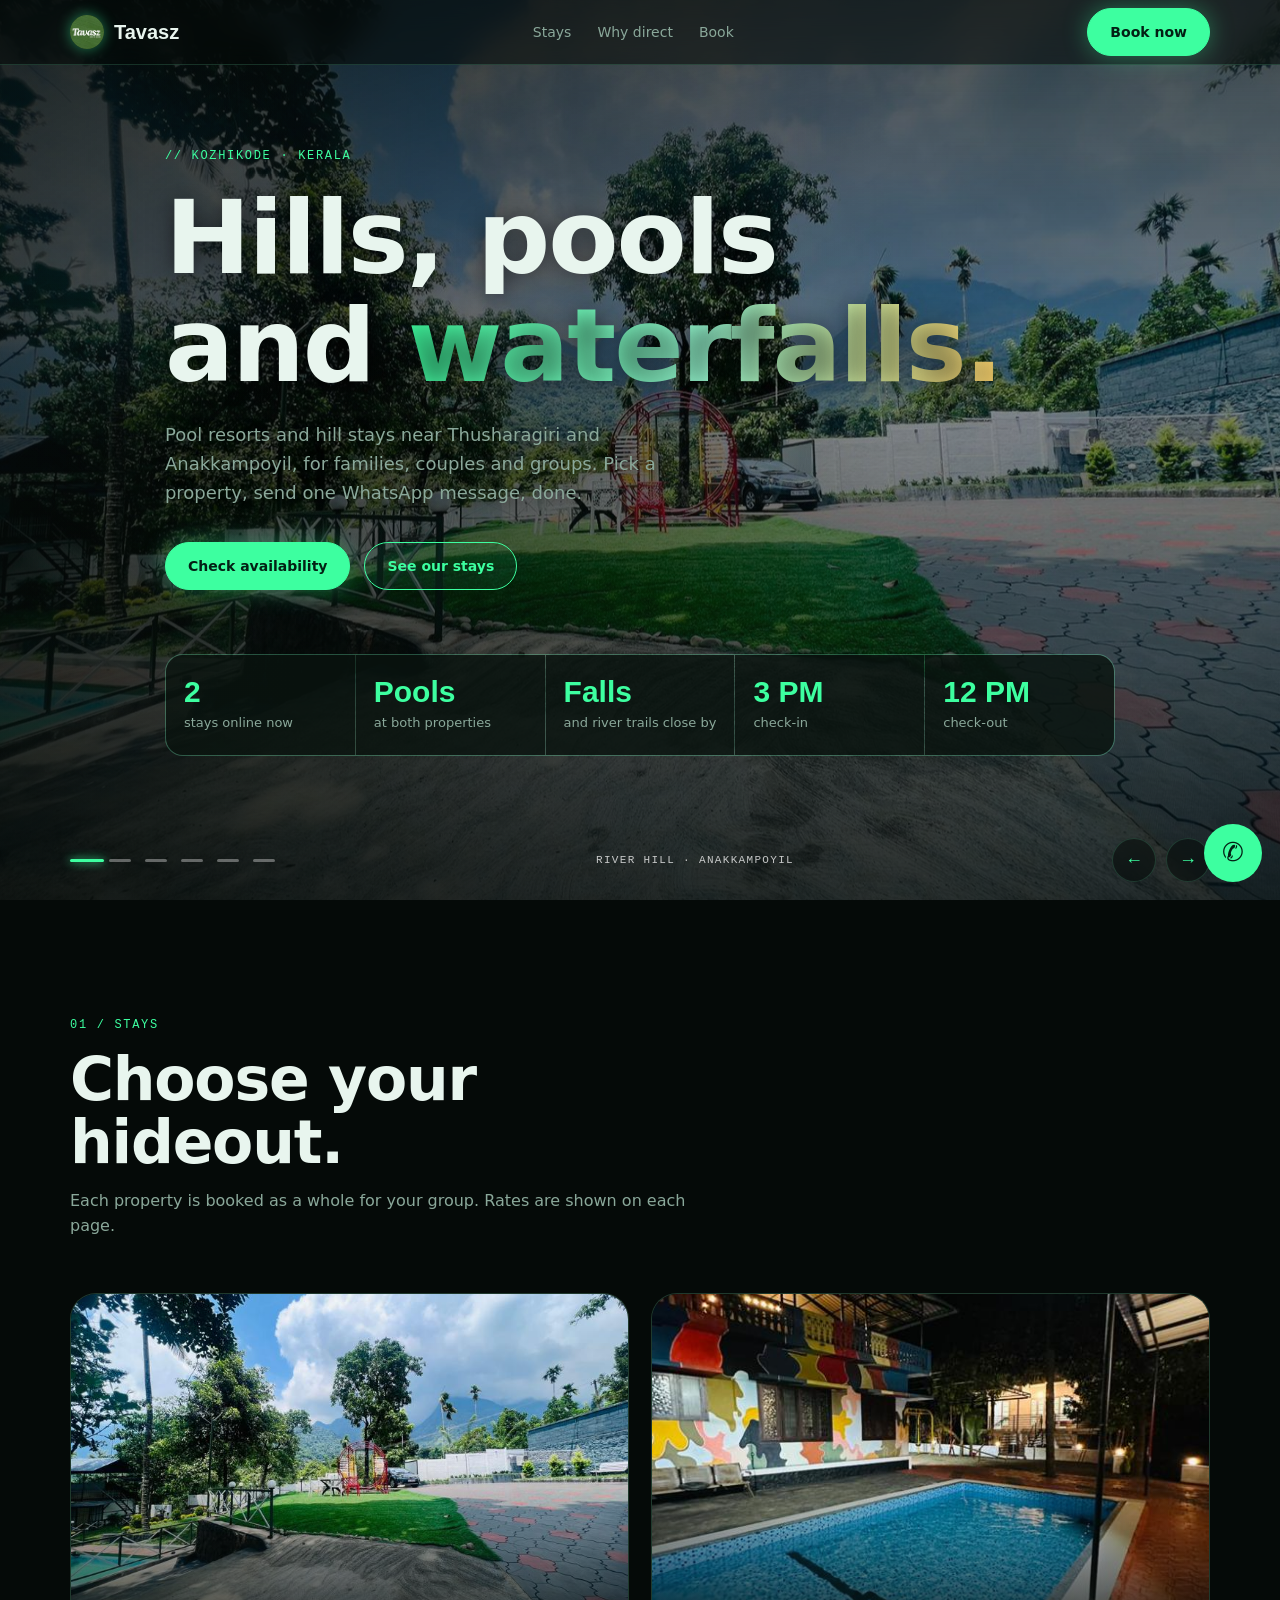
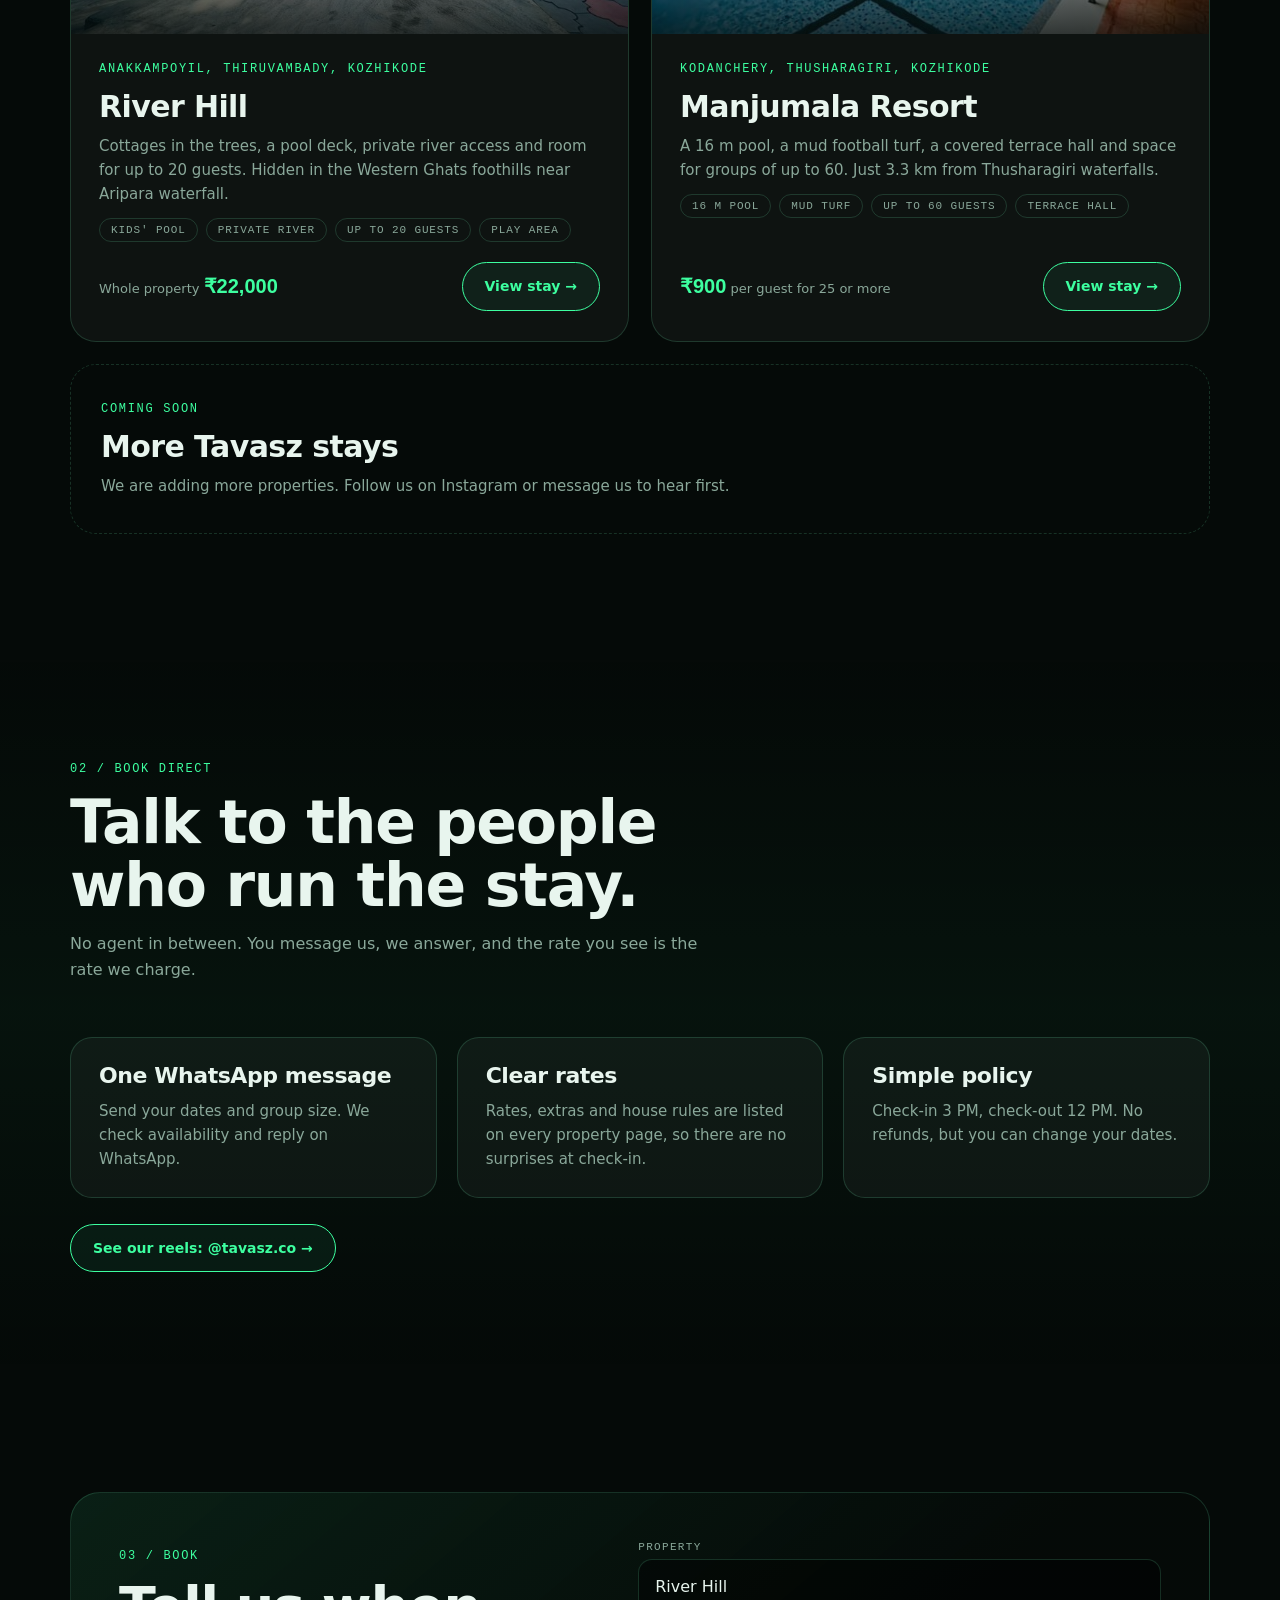
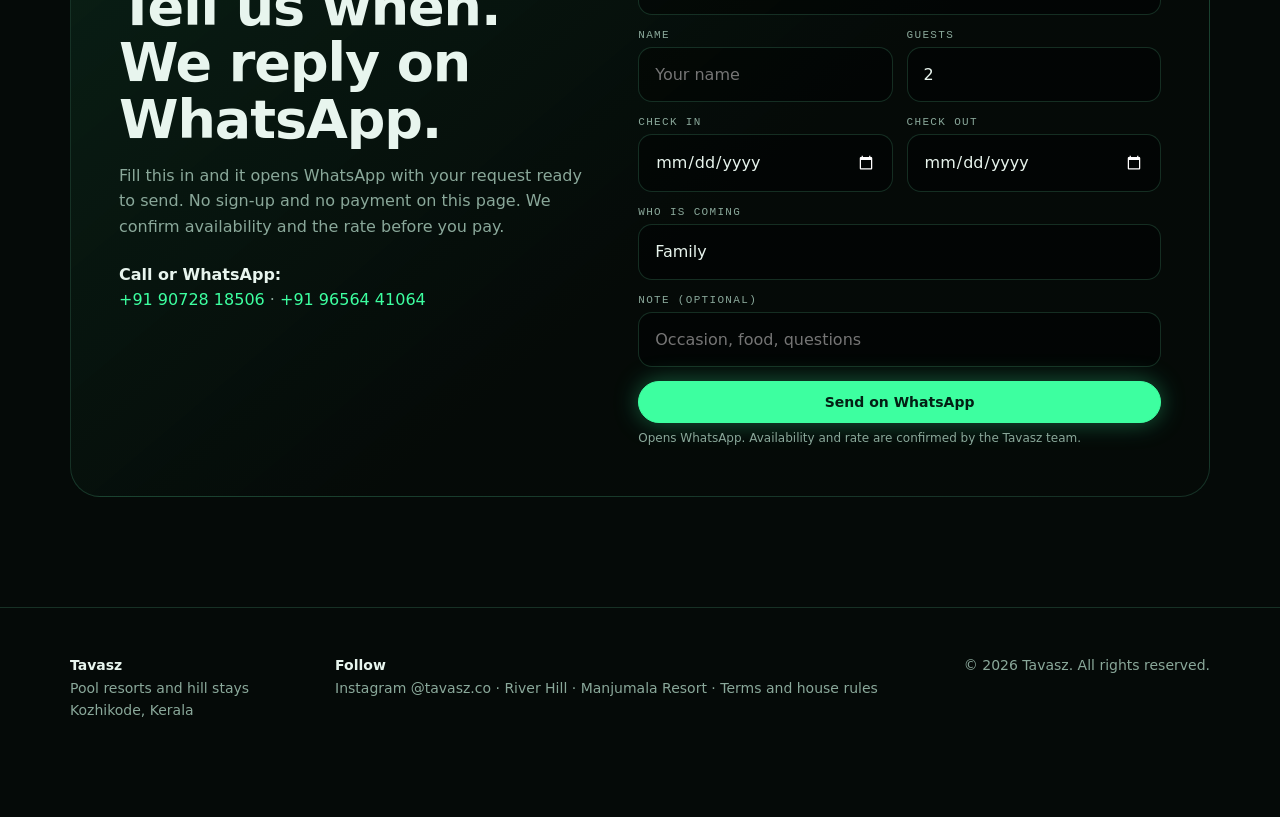
<file: index.html>
<!doctype html>
<html lang="en">
<head>
<meta charset="utf-8">
<meta name="viewport" content="width=device-width,initial-scale=1">
<title>Tavasz | Resort stays near Thusharagiri, Kozhikode</title>
<meta name="description" content="Tavasz runs pool resorts and hill stays near Thusharagiri and Anakkampoyil in Kozhikode, Kerala. River Hill and Manjumala Resort. Book direct on WhatsApp.">
<meta name="theme-color" content="#050a08">
<link rel="icon" href="assets/logo.jpg">
<link rel="apple-touch-icon" href="assets/logo.jpg">
<meta property="og:title" content="Tavasz | Resort stays near Thusharagiri, Kozhikode">
<meta property="og:description" content="Tavasz runs pool resorts and hill stays near Thusharagiri and Anakkampoyil in Kozhikode, Kerala. River Hill and Manjumala Resort. Book direct on WhatsApp.">
<meta property="og:type" content="website">
<link rel="canonical" href="https://sadutdy.github.io/tavasz-website/">
<meta property="og:url" content="https://sadutdy.github.io/tavasz-website/">
<meta property="og:image" content="https://sadutdy.github.io/tavasz-website/img/river-hill/02.jpg">
<meta name="twitter:image" content="https://sadutdy.github.io/tavasz-website/img/river-hill/02.jpg">
<meta property="og:site_name" content="Tavasz">
<meta name="twitter:card" content="summary_large_image">

<link rel="stylesheet" href="assets/site.css">
<link rel="stylesheet" href="assets/extra.css">
<script type="application/ld+json">{"@context": "https://schema.org", "@type": "Organization", "name": "Tavasz", "description": "Tavasz runs pool resorts and hill stays near Thusharagiri and Anakkampoyil in Kozhikode, Kerala. River Hill and Manjumala Resort. Book direct on WhatsApp.", "url": "https://sadutdy.github.io/tavasz-website/", "logo": "https://sadutdy.github.io/tavasz-website/assets/logo.jpg", "telephone": "+919072818506", "sameAs": ["https://www.instagram.com/tavasz.co/"]}</script>
</head>
<body>
<nav>
  <div class="wrap">
    <a class="logo" href="#top"><img src="assets/logo.jpg" alt="" width="34" height="34">Tavasz</a>
    <div class="links"><a href="#stays">Stays</a><a href="#direct">Why direct</a><a href="#book">Book</a></div>
    <a class="btn solid" href="#book">Book now</a>
  </div>
</nav>
<header class="hero home" id="top">
  <div class="hc" id="hc" data-caps="[&quot;River Hill \u00b7 Anakkampoyil&quot;, &quot;Manjumala Resort \u00b7 Thusharagiri&quot;, &quot;River Hill \u00b7 Anakkampoyil&quot;, &quot;Manjumala Resort \u00b7 Thusharagiri&quot;, &quot;River Hill \u00b7 Anakkampoyil&quot;, &quot;Manjumala Resort \u00b7 Thusharagiri&quot;]" aria-roledescription="carousel" aria-label="Photos">
    <div class="s on"><img src="img/river-hill/02.jpg" alt="Lawn and play area at River Hill" fetchpriority="high" decoding="async" width="1600" height="1200"></div>
    <div class="s"><img data-src="img/manjumala/01.jpg" alt="Swimming pool at Manjumala Resort" decoding="async" width="960" height="1280"></div>
    <div class="s"><img data-src="img/river-hill/07.jpg" alt="Cottage with deer garden at River Hill" decoding="async" width="1065" height="1065"></div>
    <div class="s"><img data-src="img/manjumala/03.jpg" alt="Manjumala Resort pool from above" decoding="async" width="960" height="1280"></div>
    <div class="s"><img data-src="img/river-hill/04.jpg" alt="Viewing deck at River Hill" decoding="async" width="1600" height="1066"></div>
    <div class="s"><img data-src="img/manjumala/02.jpg" alt="Manjumala Resort pool in daylight" decoding="async" width="960" height="1280"></div>
  </div>
  <div class="hc-ui">
    <div class="dots" id="hcDots"></div>
    <span class="hc-cap" id="hcCap"></span>
    <div class="hc-nav"><button id="hcPrev" aria-label="Previous photo">←</button><button id="hcNext" aria-label="Next photo">→</button></div>
  </div>
  <div class="wrap">
    <span class="mono">// Kozhikode · Kerala</span>
    <h1>Hills, pools<br>and <em>waterfalls.</em></h1>
    <p class="lead">Pool resorts and hill stays near Thusharagiri and Anakkampoyil, for families, couples and groups. Pick a property, send one WhatsApp message, done.</p>
    <div class="cta"><a class="btn solid" href="#book">Check availability</a><a class="btn" href="#stays">See our stays</a></div>
    <div class="hud five"><div><b data-n="2">0</b><span>stays online now</span></div><div><b>Pools</b><span>at both properties</span></div><div><b>Falls</b><span>and river trails close by</span></div><div><b>3 PM</b><span>check-in</span></div><div><b>12 PM</b><span>check-out</span></div></div>
  </div>
</header>
<section id="stays">
  <div class="wrap">
    <div class="sec-h rv"><span class="mono">01 / Stays</span><h2>Choose your hideout.</h2><p>Each property is booked as a whole for your group. Rates are shown on each page.</p></div>
    <div class="pgrid"><a class="pcard rv" href="river-hill/"><div class="pimg"><img src="img/river-hill/th/02.jpg" alt="River Hill" loading="lazy" width="760" height="570"></div><div class="pbody"><span class="mono">Anakkampoyil, Thiruvambady, Kozhikode</span><h3>River Hill</h3><p>Cottages in the trees, a pool deck, private river access and room for up to 20 guests. Hidden in the Western Ghats foothills near Aripara waterfall.</p><div class="tags"><span>Kids&#x27; pool</span><span>Private river</span><span>Up to 20 guests</span><span>Play area</span></div><div class="go"><span class="from">Whole property <b>₹22,000</b></span><span class="btn">View stay →</span></div></div></a><a class="pcard rv" href="manjumala-resort/"><div class="pimg"><img src="img/manjumala/th/01.jpg" alt="Manjumala Resort" loading="lazy" width="570" height="760"></div><div class="pbody"><span class="mono">Kodanchery, Thusharagiri, Kozhikode</span><h3>Manjumala Resort</h3><p>A 16 m pool, a mud football turf, a covered terrace hall and space for groups of up to 60. Just 3.3 km from Thusharagiri waterfalls.</p><div class="tags"><span>16 m pool</span><span>Mud turf</span><span>Up to 60 guests</span><span>Terrace hall</span></div><div class="go"><span class="from"><b>₹900</b> per guest for 25 or more</span><span class="btn">View stay →</span></div></div></a>
      <div class="pcard soon rv" style="grid-column:1/-1;min-height:170px"><span class="mono">Coming soon</span><h3>More Tavasz stays</h3><p>We are adding more properties. Follow us on Instagram or message us to hear first.</p></div>
    </div>
  </div>
</section>
<section id="direct" style="background:linear-gradient(180deg,transparent,rgba(61,255,160,.04),transparent)">
  <div class="wrap">
    <div class="sec-h rv"><span class="mono">02 / Book direct</span><h2>Talk to the people who run the stay.</h2><p>No agent in between. You message us, we answer, and the rate you see is the rate we charge.</p></div>
    <div class="three">
      <div class="box rv"><h3>One WhatsApp message</h3><p>Send your dates and group size. We check availability and reply on WhatsApp.</p></div>
      <div class="box rv"><h3>Clear rates</h3><p>Rates, extras and house rules are listed on every property page, so there are no surprises at check-in.</p></div>
      <div class="box rv"><h3>Simple policy</h3><p>Check-in 3 PM, check-out 12 PM. No refunds, but you can change your dates.</p></div>
    </div>
    <p style="margin-top:26px"><a class="btn" href="https://www.instagram.com/tavasz.co/" target="_blank" rel="noopener">See our reels: @tavasz.co →</a></p>
  </div>
</section>
<section id="book">
  <div class="wrap">
    <div class="book rv">
      <div>
        <span class="mono">03 / Book</span>
        <h2>Tell us when. We reply on WhatsApp.</h2>
        <p>Fill this in and it opens WhatsApp with your request ready to send. No sign-up and no payment on this page. We confirm availability and the rate before you pay.</p>
        <p style="margin-top:22px"><b style="color:var(--txt)">Call or WhatsApp:</b><br><a href="tel:+919072818506" style="color:var(--g)">+91 90728 18506</a> · <a href="tel:+919656441064" style="color:var(--g)">+91 96564 41064</a></p>
      </div>
      <form id="bf">
        <div class="full"><label for="prop">Property</label><select id="prop"><option value="River Hill">River Hill</option><option value="Manjumala Resort">Manjumala Resort</option></select></div>
        <div><label for="n">Name</label><input id="n" required placeholder="Your name" autocomplete="name"></div>
        <div><label for="g">Guests</label><input id="g" type="number" min="1" value="2" inputmode="numeric"></div>
        <div><label for="d1">Check in</label><input id="d1" type="date" required></div>
        <div><label for="d2">Check out</label><input id="d2" type="date" required></div>
        <div class="full"><label for="t">Who is coming</label><select id="t"><option>Family</option><option>Couple</option><option>Friends</option><option>Mixed group</option></select></div>
        <div class="full"><label for="note">Note (optional)</label><input id="note" placeholder="Occasion, food, questions"></div>
        <div class="full"><button class="btn solid" style="width:100%;justify-content:center" type="submit">Send on WhatsApp</button><p class="note">Opens WhatsApp. Availability and rate are confirmed by the Tavasz team.</p></div>
      </form>
    </div>
  </div>
</section>
<footer>
  <div class="wrap">
    <div><b>Tavasz</b><br>Pool resorts and hill stays<br>Kozhikode, Kerala</div>
    <div><b>Follow</b><br><a href="https://www.instagram.com/tavasz.co/" target="_blank" rel="noopener">Instagram @tavasz.co</a> · <a href="river-hill/">River Hill</a> · <a href="manjumala-resort/">Manjumala Resort</a> · <a href="terms/">Terms and house rules</a></div>
    <div>© <span data-yr></span> Tavasz. All rights reserved.</div>
  </div>
</footer>
<a class="fab" href="https://wa.me/919072818506?text=Hi%20Tavasz%2C%20I%27d%20like%20to%20book%20a%20stay." target="_blank" rel="noopener" aria-label="Chat on WhatsApp">✆</a>
<script>window.TAVASZ={wa:"919072818506",prop:"Tavasz"};</script>
<script src="assets/site.js"></script>
</body>
</html>
</file>
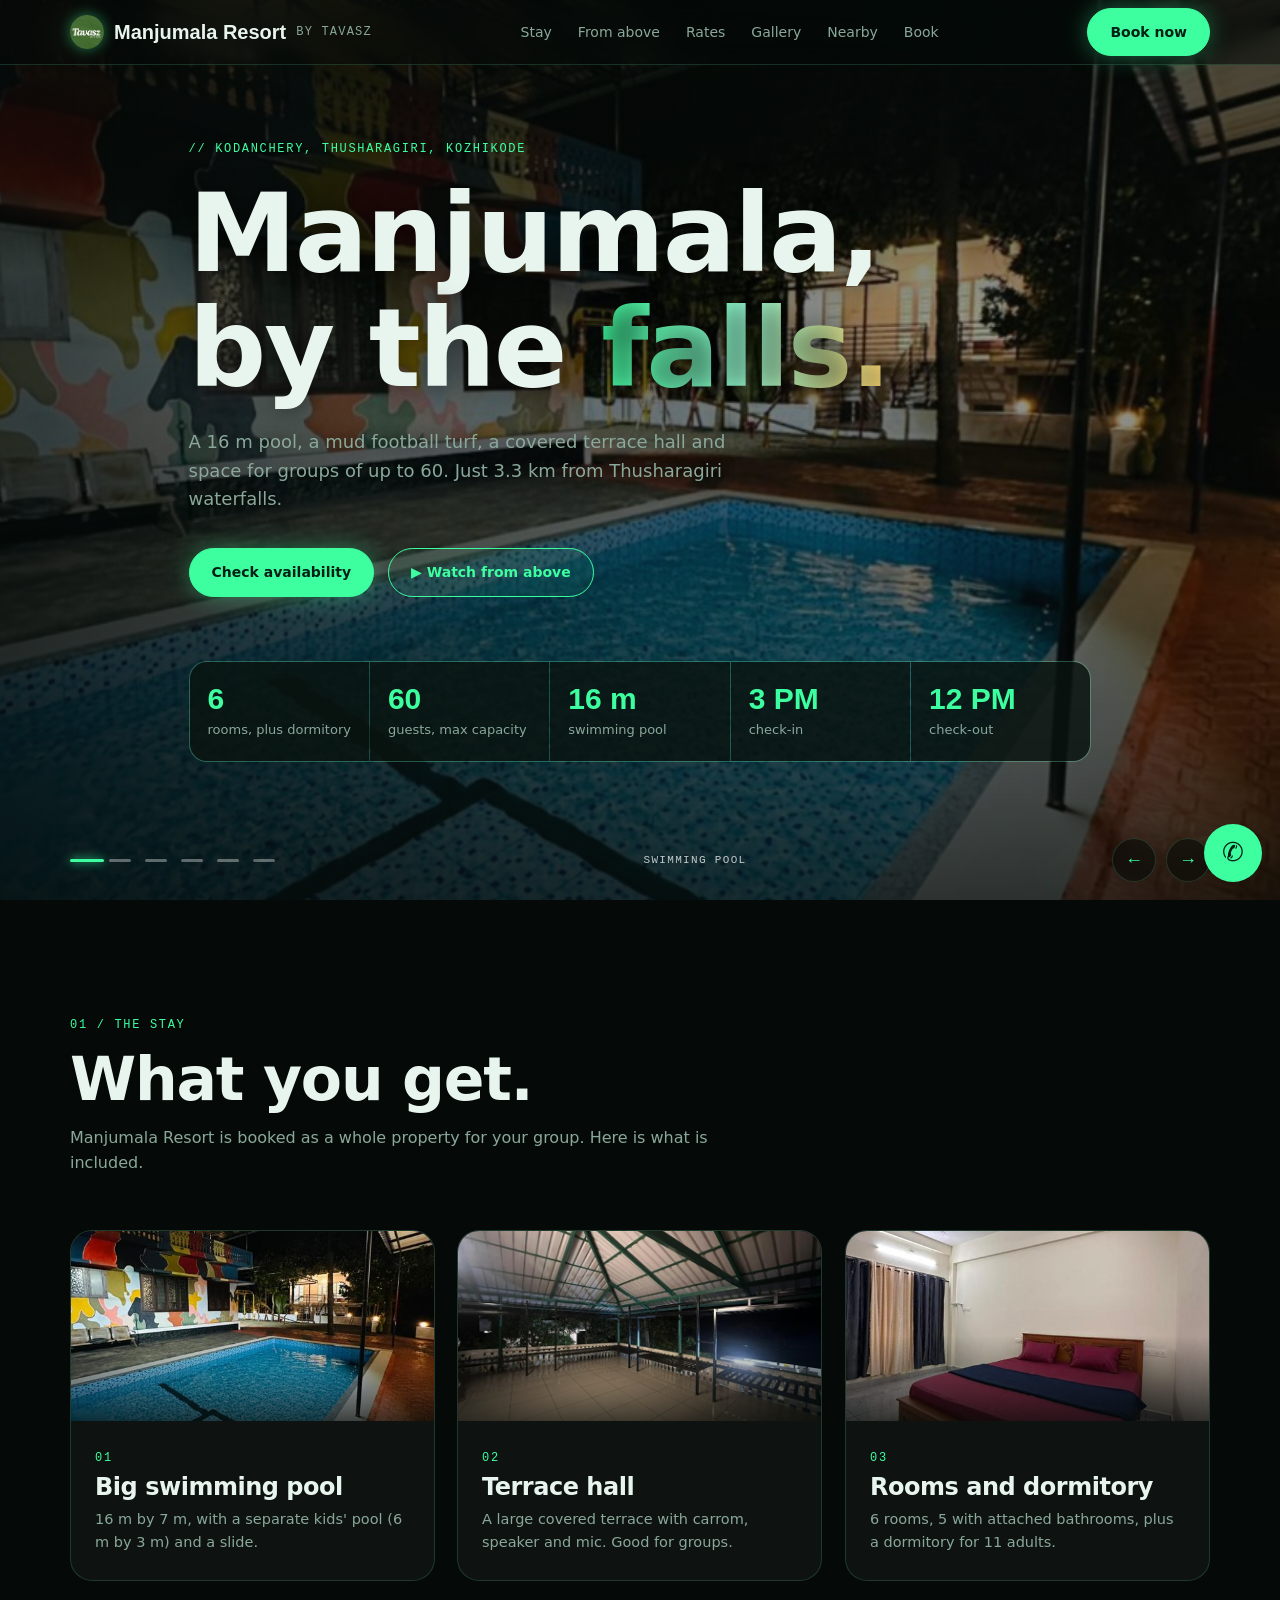
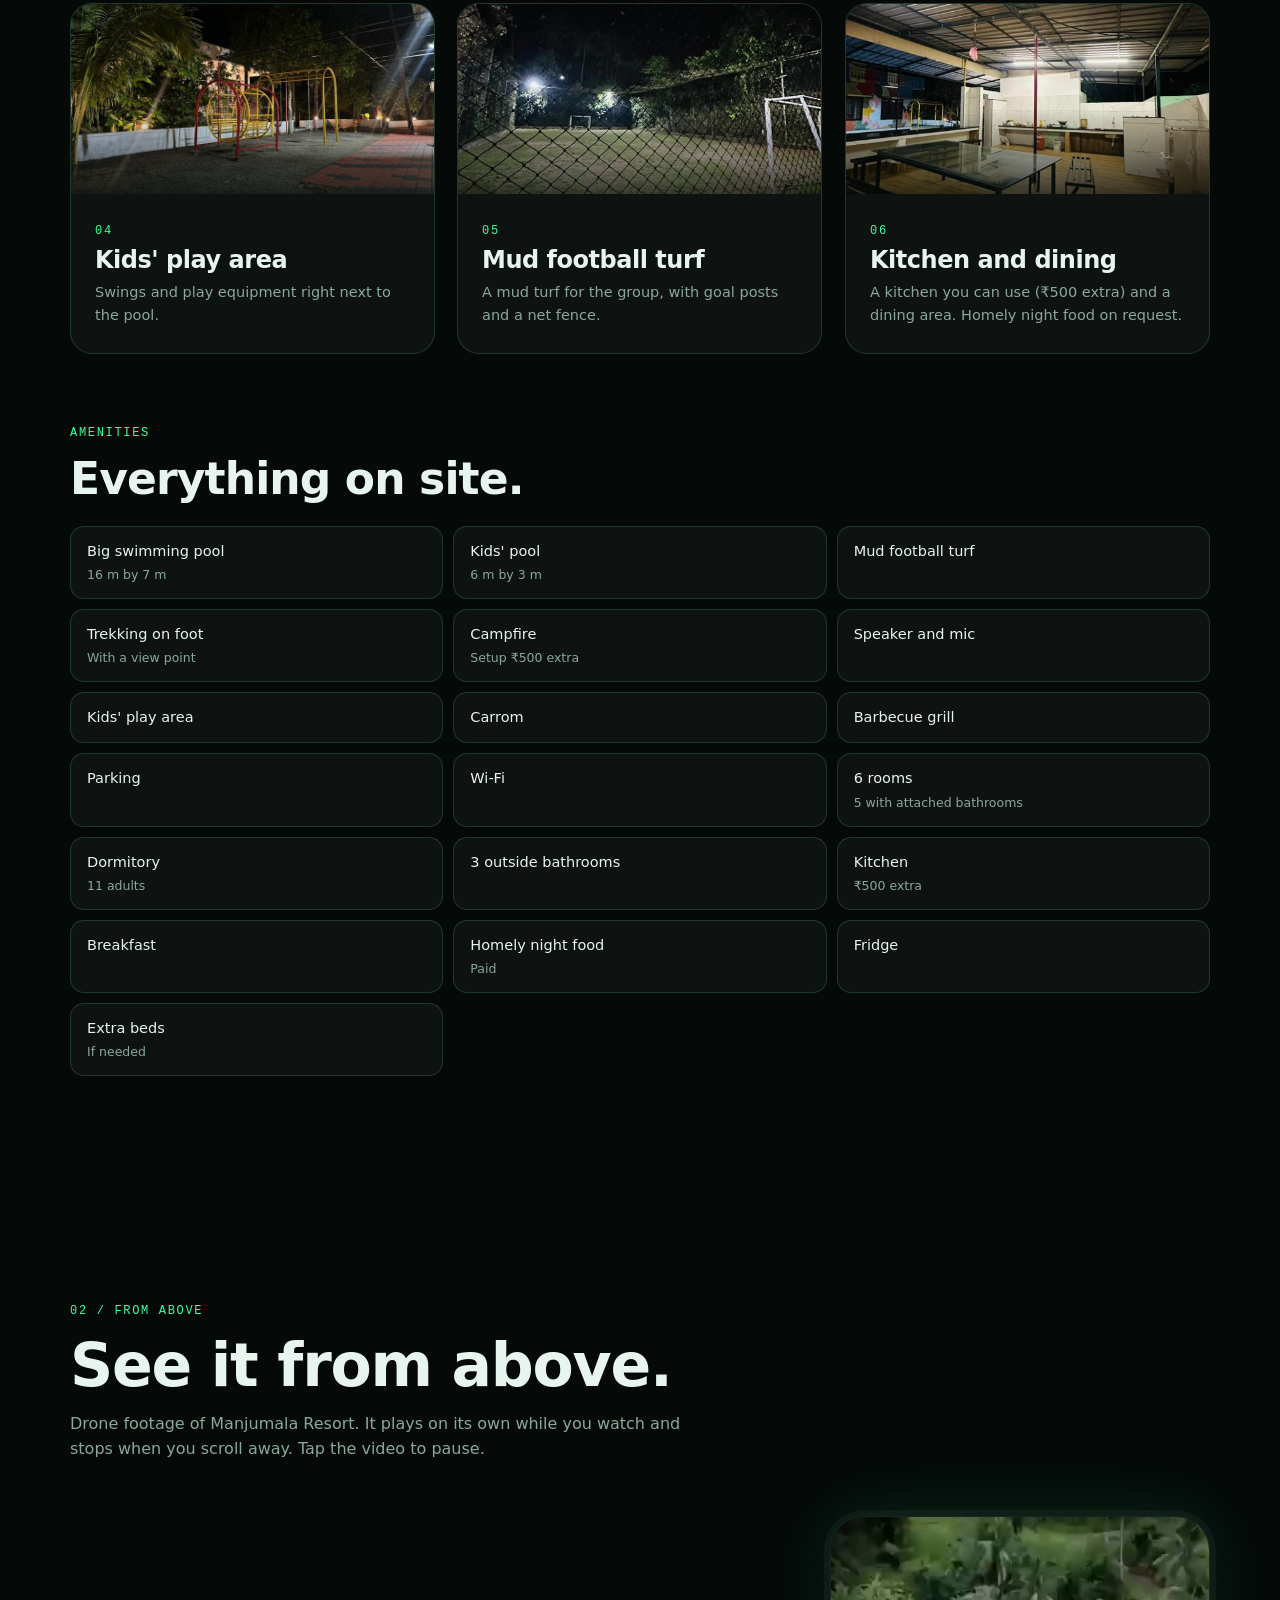
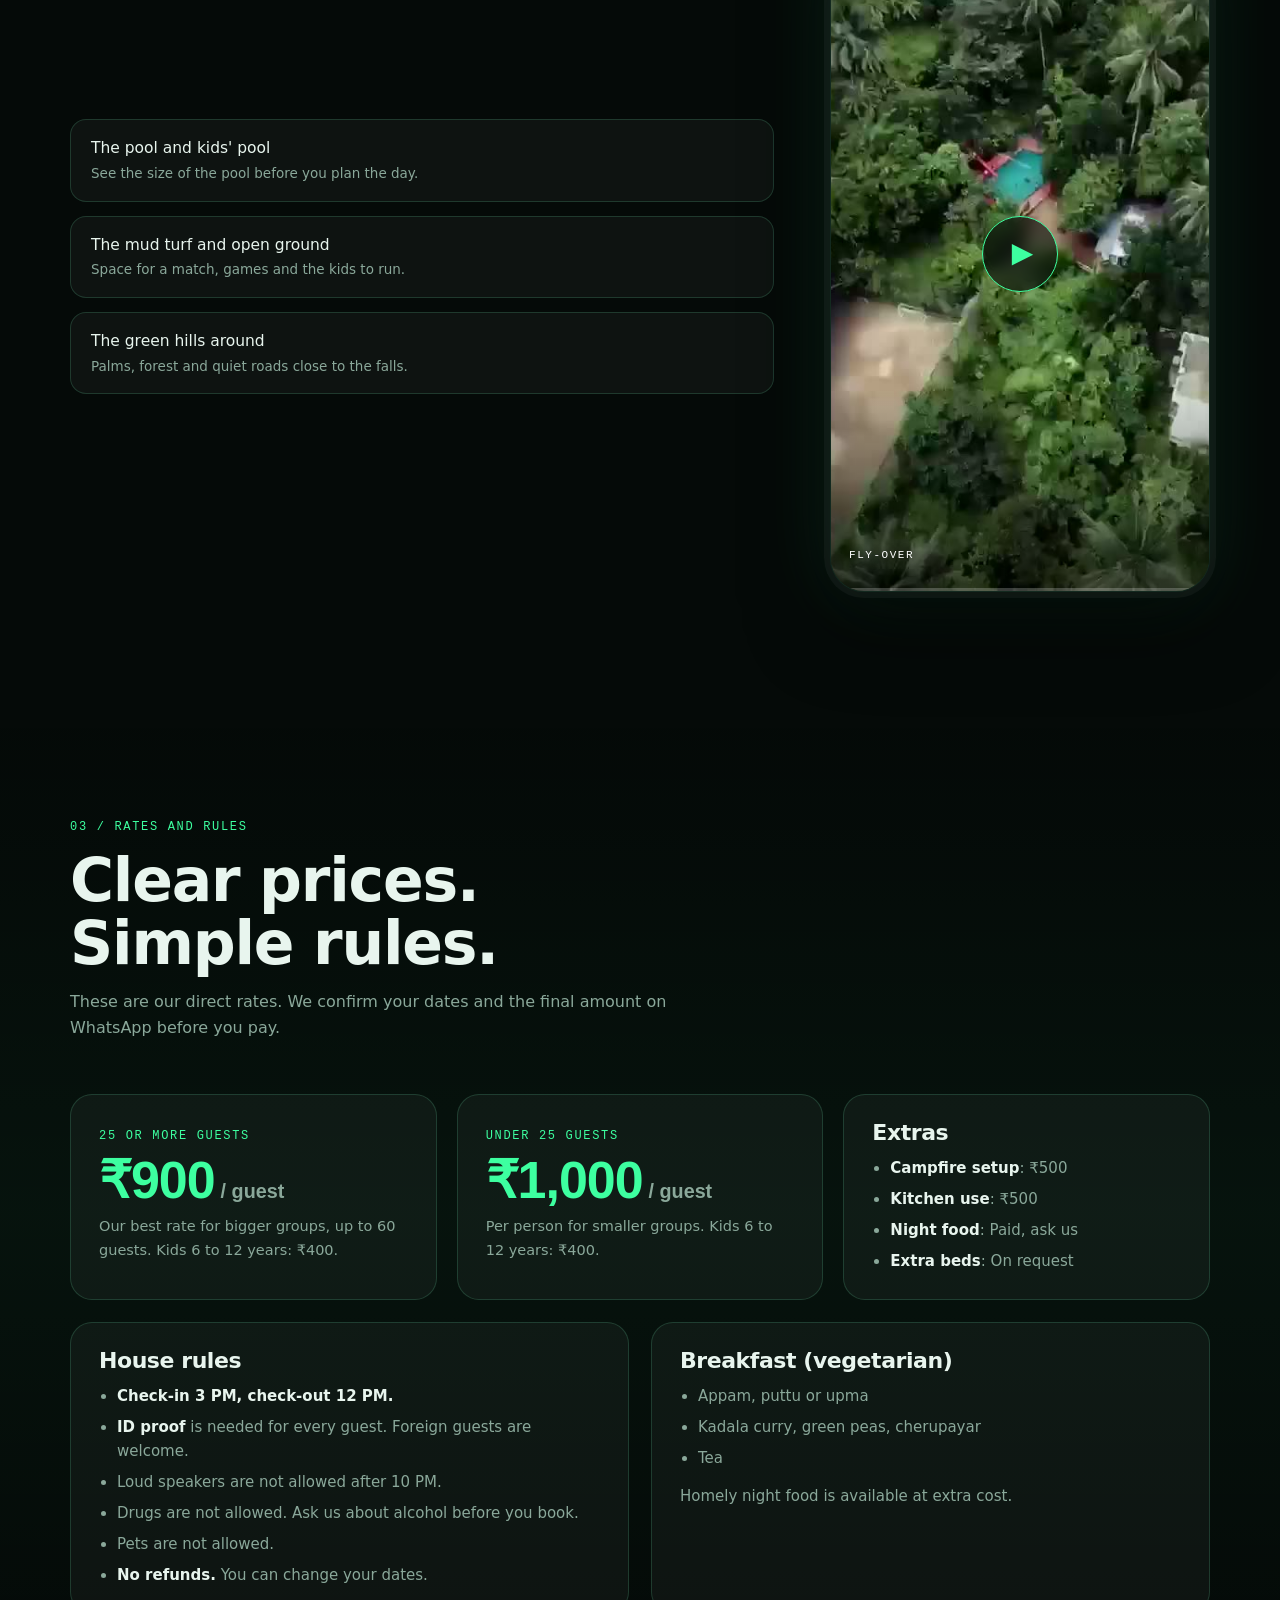
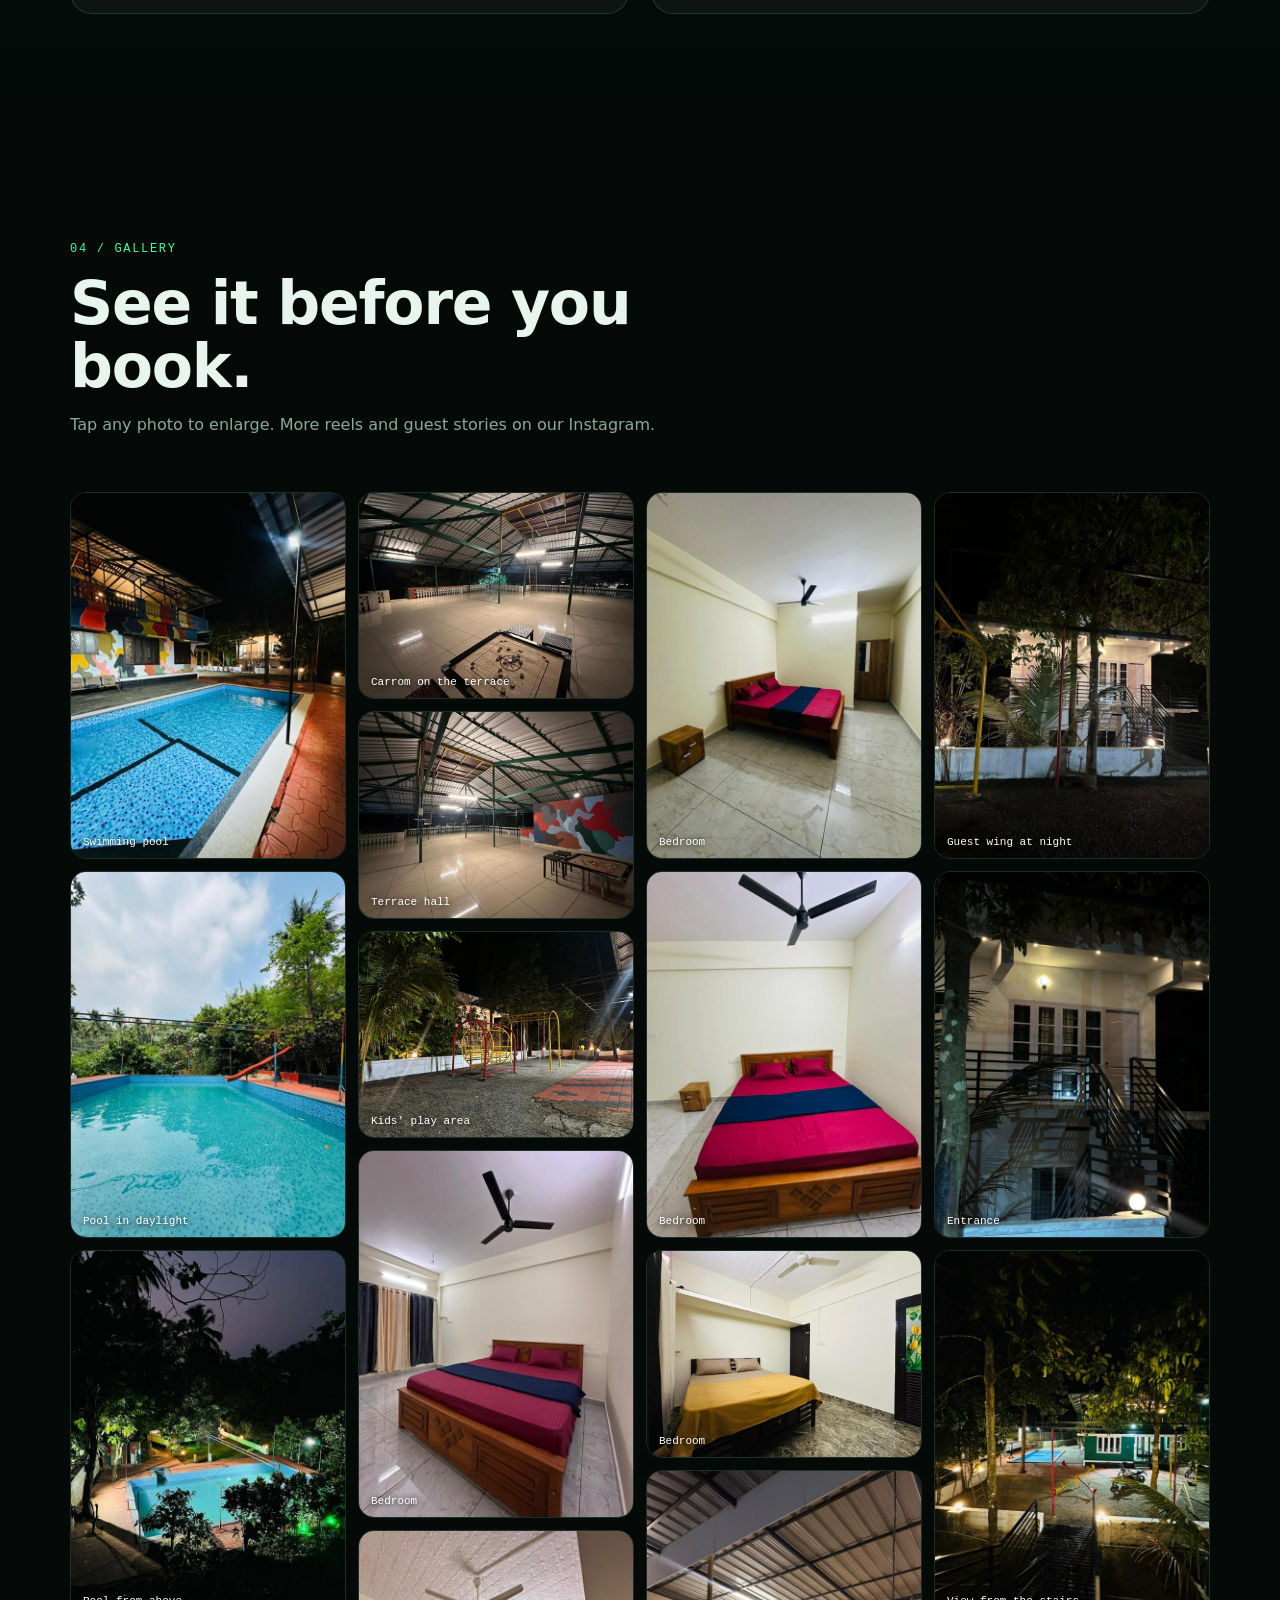
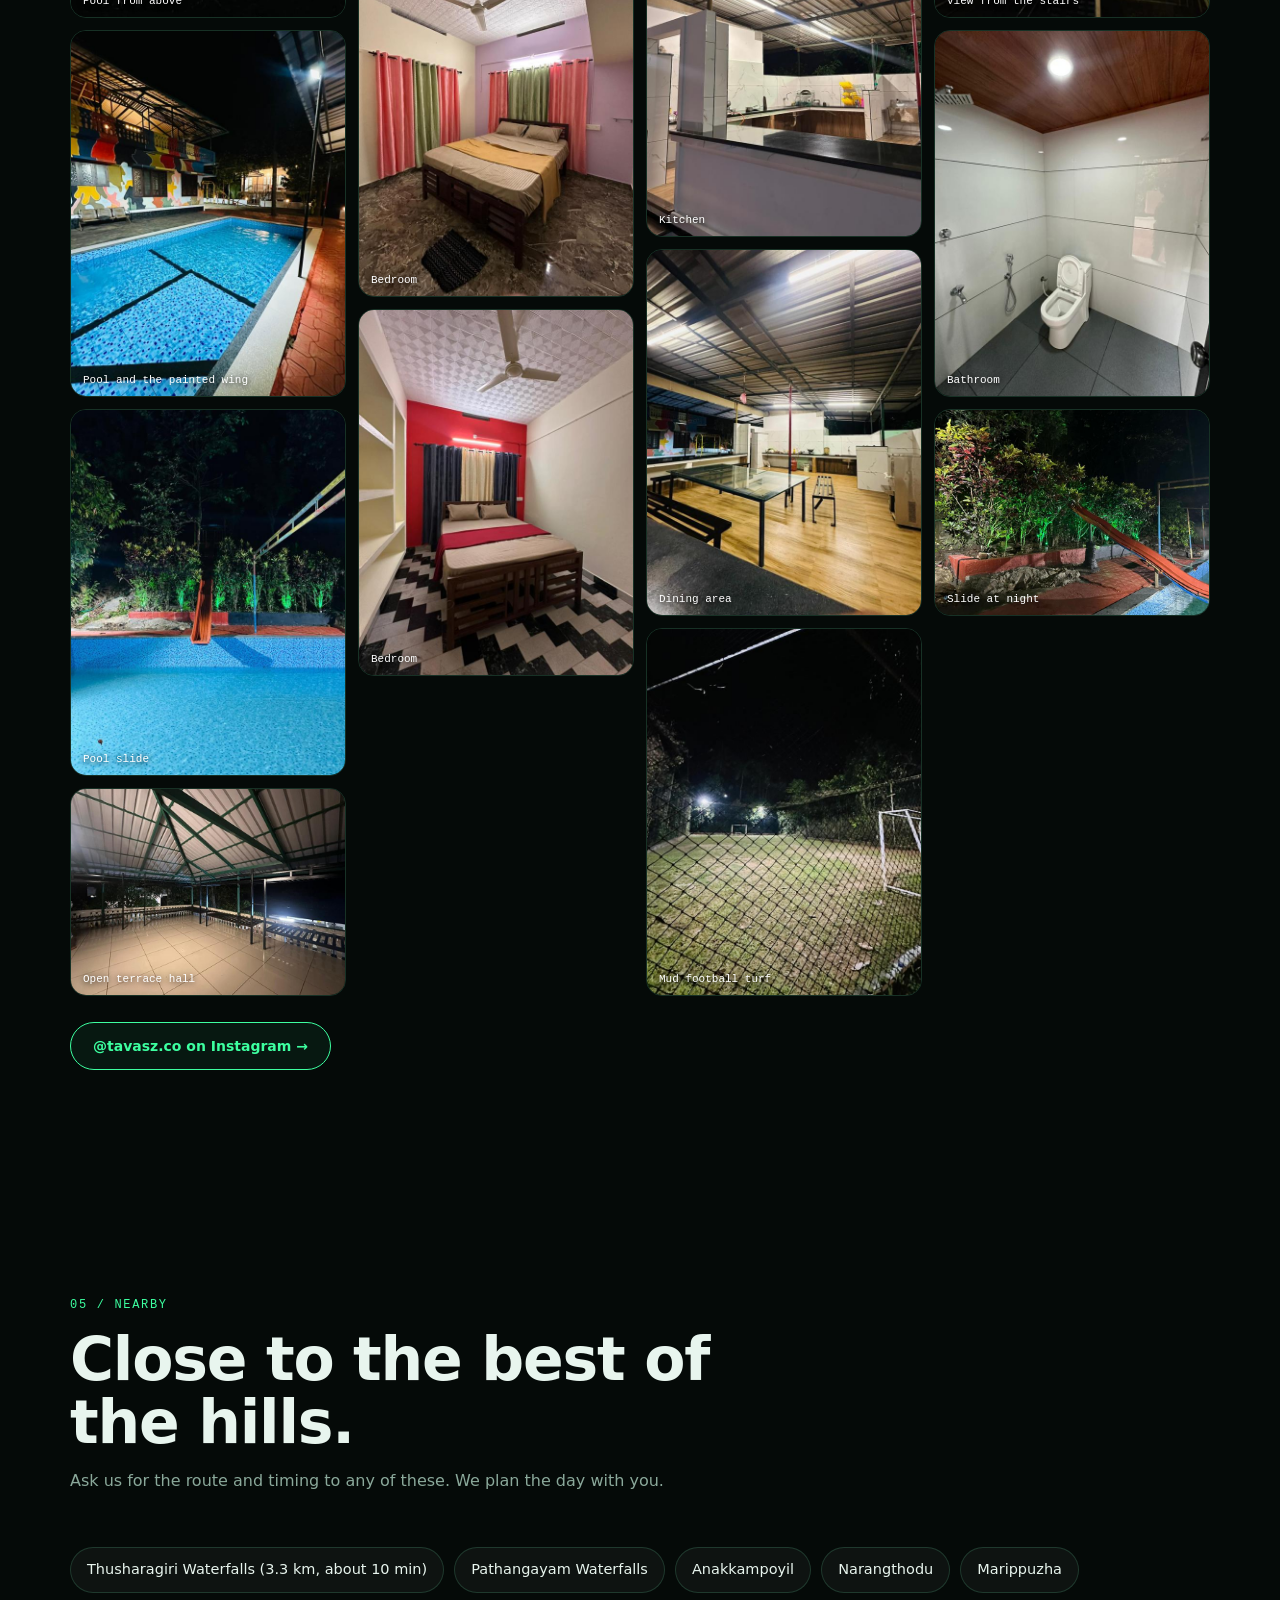
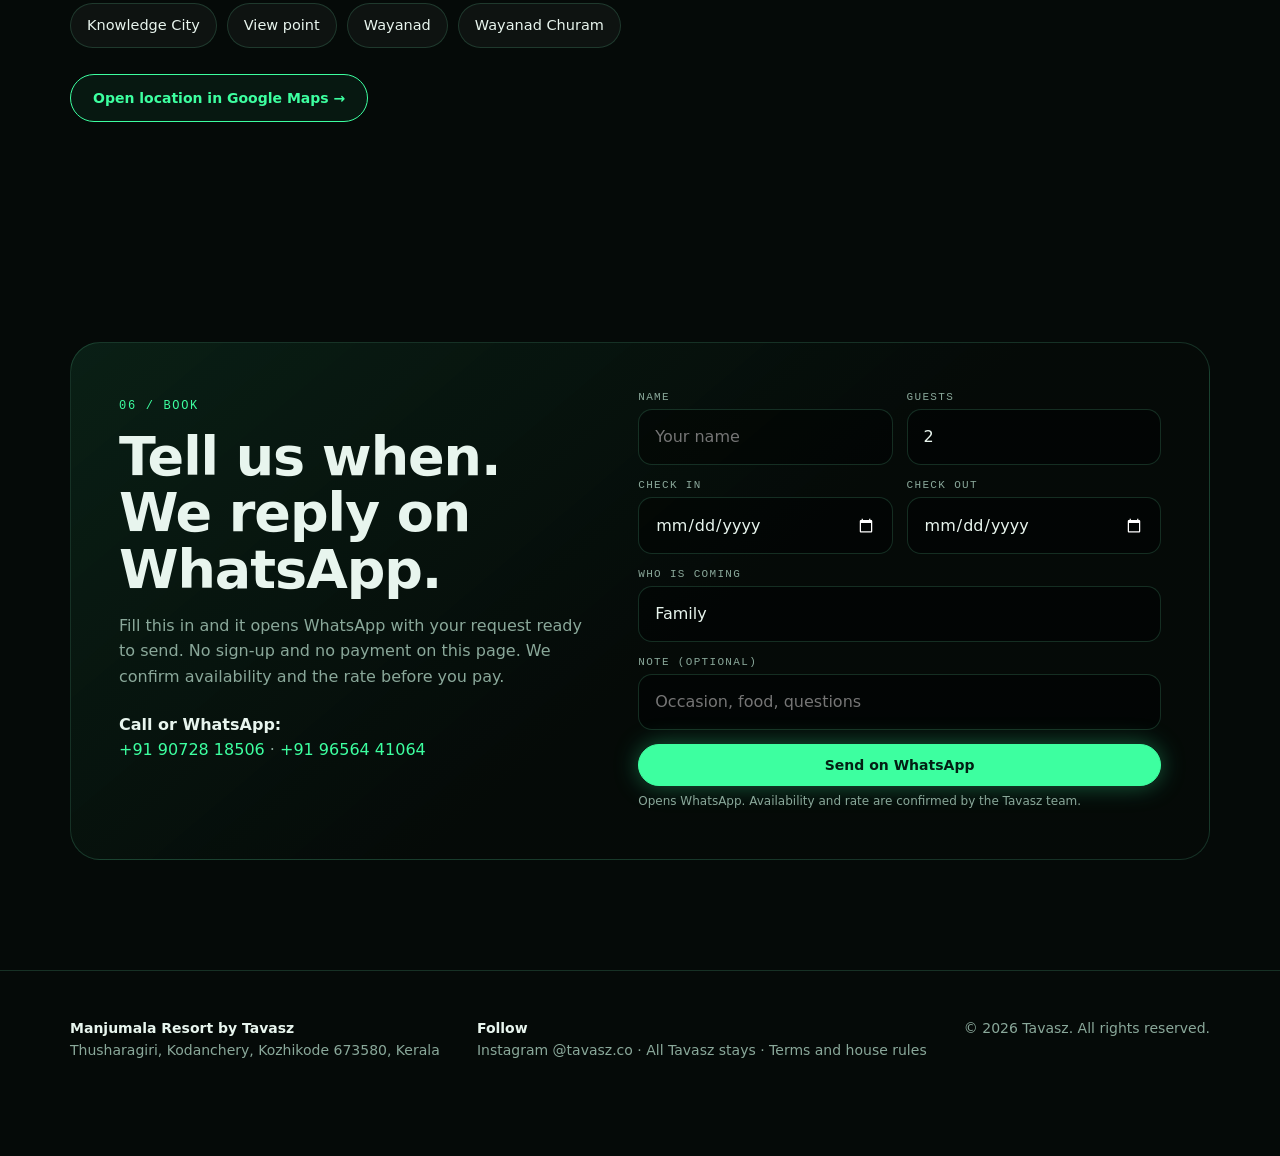
<file: manjumala-resort/index.html>
<!doctype html>
<html lang="en">
<head>
<meta charset="utf-8">
<meta name="viewport" content="width=device-width,initial-scale=1">
<title>Manjumala Resort by Tavasz | Pool stay near Thusharagiri</title>
<meta name="description" content="Manjumala Resort by Tavasz: 16 m pool, mud football turf, terrace hall and rooms for groups up to 60, 3.3 km from Thusharagiri falls. Book on WhatsApp.">
<meta name="theme-color" content="#050a08">
<link rel="icon" href="../assets/logo.jpg">
<link rel="apple-touch-icon" href="../assets/logo.jpg">
<meta property="og:title" content="Manjumala Resort by Tavasz | Pool stay near Thusharagiri">
<meta property="og:description" content="Manjumala Resort by Tavasz: 16 m pool, mud football turf, terrace hall and rooms for groups up to 60, 3.3 km from Thusharagiri falls. Book on WhatsApp.">
<meta property="og:type" content="website">
<link rel="canonical" href="https://sadutdy.github.io/tavasz-website/manjumala-resort/">
<meta property="og:url" content="https://sadutdy.github.io/tavasz-website/manjumala-resort/">
<meta property="og:image" content="https://sadutdy.github.io/tavasz-website/img/manjumala/01.jpg">
<meta name="twitter:image" content="https://sadutdy.github.io/tavasz-website/img/manjumala/01.jpg">
<meta property="og:site_name" content="Tavasz">
<meta name="twitter:card" content="summary_large_image">

<link rel="stylesheet" href="../assets/site.css">
<link rel="stylesheet" href="../assets/extra.css">
<script type="application/ld+json">{"@context": "https://schema.org", "@type": "Resort", "name": "Manjumala Resort by Tavasz", "url": "https://sadutdy.github.io/tavasz-website/manjumala-resort/", "description": "Manjumala Resort by Tavasz: 16 m pool, mud football turf, terrace hall and rooms for groups up to 60, 3.3 km from Thusharagiri falls. Book on WhatsApp.", "image": ["https://sadutdy.github.io/tavasz-website/img/manjumala/01.jpg", "https://sadutdy.github.io/tavasz-website/img/manjumala/03.jpg", "https://sadutdy.github.io/tavasz-website/img/manjumala/09.jpg", "https://sadutdy.github.io/tavasz-website/img/manjumala/07.jpg"], "logo": "https://sadutdy.github.io/tavasz-website/assets/logo.jpg", "telephone": "+919072818506", "priceRange": "INR 900 - 1000 per guest", "numberOfRooms": 6, "petsAllowed": false, "checkinTime": "15:00", "checkoutTime": "12:00", "amenityFeature": [{"@type": "LocationFeatureSpecification", "name": "Big swimming pool", "value": true}, {"@type": "LocationFeatureSpecification", "name": "Kids' pool", "value": true}, {"@type": "LocationFeatureSpecification", "name": "Mud football turf", "value": true}, {"@type": "LocationFeatureSpecification", "name": "Trekking on foot", "value": true}, {"@type": "LocationFeatureSpecification", "name": "Campfire", "value": true}, {"@type": "LocationFeatureSpecification", "name": "Speaker and mic", "value": true}, {"@type": "LocationFeatureSpecification", "name": "Kids' play area", "value": true}, {"@type": "LocationFeatureSpecification", "name": "Carrom", "value": true}, {"@type": "LocationFeatureSpecification", "name": "Barbecue grill", "value": true}, {"@type": "LocationFeatureSpecification", "name": "Parking", "value": true}, {"@type": "LocationFeatureSpecification", "name": "Wi-Fi", "value": true}, {"@type": "LocationFeatureSpecification", "name": "6 rooms", "value": true}, {"@type": "LocationFeatureSpecification", "name": "Dormitory", "value": true}, {"@type": "LocationFeatureSpecification", "name": "3 outside bathrooms", "value": true}, {"@type": "LocationFeatureSpecification", "name": "Kitchen", "value": true}, {"@type": "LocationFeatureSpecification", "name": "Breakfast", "value": true}, {"@type": "LocationFeatureSpecification", "name": "Homely night food", "value": true}, {"@type": "LocationFeatureSpecification", "name": "Fridge", "value": true}, {"@type": "LocationFeatureSpecification", "name": "Extra beds", "value": true}], "address": {"@type": "PostalAddress", "streetAddress": "Thusharagiri, Kodanchery", "addressLocality": "Kozhikode", "postalCode": "673580", "addressRegion": "Kerala", "addressCountry": "IN"}, "geo": {"@type": "GeoCoordinates", "latitude": 11.4537369, "longitude": 76.0483804}, "sameAs": ["https://www.instagram.com/tavasz.co/"]}</script>
<script type="application/ld+json">{"@context": "https://schema.org", "@type": "BreadcrumbList", "itemListElement": [{"@type": "ListItem", "position": 1, "name": "Tavasz", "item": "https://sadutdy.github.io/tavasz-website/"}, {"@type": "ListItem", "position": 2, "name": "Manjumala Resort", "item": "https://sadutdy.github.io/tavasz-website/manjumala-resort/"}]}</script>
</head>
<body>
<nav>
  <div class="wrap">
    <a class="logo" href="../"><img src="../assets/logo.jpg" alt="" width="34" height="34">Manjumala Resort <small style="font:500 12px ui-monospace,monospace;color:var(--mut);letter-spacing:.1em">BY TAVASZ</small></a>
    <div class="links"><a href="#stay">Stay</a><a href="#flyover">From above</a><a href="#rates">Rates</a><a href="#gallery">Gallery</a><a href="#nearby">Nearby</a><a href="#book">Book</a></div>
    <a class="btn solid" href="#book">Book now</a>
  </div>
</nav>
<header class="hero" id="top">
  <div class="hc" id="hc" data-caps="[&quot;Swimming pool&quot;, &quot;Pool from above&quot;, &quot;Kids&#x27; play area&quot;, &quot;Carrom on the terrace&quot;, &quot;Pool in daylight&quot;, &quot;Guest wing at night&quot;]" aria-roledescription="carousel" aria-label="Photos">
    <div class="s on"><img src="../img/manjumala/01.jpg" alt="Swimming pool at Manjumala Resort" fetchpriority="high" decoding="async" width="960" height="1280"></div>
    <div class="s"><img data-src="../img/manjumala/03.jpg" alt="Pool from above at Manjumala Resort" decoding="async" width="960" height="1280"></div>
    <div class="s"><img data-src="../img/manjumala/09.jpg" alt="Kids&#x27; play area at Manjumala Resort" decoding="async" width="1280" height="960"></div>
    <div class="s"><img data-src="../img/manjumala/07.jpg" alt="Carrom on the terrace at Manjumala Resort" decoding="async" width="1280" height="960"></div>
    <div class="s"><img data-src="../img/manjumala/02.jpg" alt="Pool in daylight at Manjumala Resort" decoding="async" width="960" height="1280"></div>
    <div class="s"><img data-src="../img/manjumala/19.jpg" alt="Guest wing at night at Manjumala Resort" decoding="async" width="960" height="1280"></div>
  </div>
  <div class="hc-ui">
    <div class="dots" id="hcDots"></div>
    <span class="hc-cap" id="hcCap"></span>
    <div class="hc-nav"><button id="hcPrev" aria-label="Previous photo">←</button><button id="hcNext" aria-label="Next photo">→</button></div>
  </div>
  <div class="wrap">
    <span class="mono">// Kodanchery, Thusharagiri, Kozhikode</span>
    <h1>Manjumala,<br>by the <em>falls.</em></h1>
    <p class="lead">A 16 m pool, a mud football turf, a covered terrace hall and space for groups of up to 60. Just 3.3 km from Thusharagiri waterfalls.</p>
    <div class="cta"><a class="btn solid" href="#book">Check availability</a><a class="btn" href="#flyover">▶ Watch from above</a></div>
    <div class="hud five"><div><b data-n="6">0</b><span>rooms, plus dormitory</span></div><div><b data-n="60">0</b><span>guests, max capacity</span></div><div><b>16 m</b><span>swimming pool</span></div><div><b>3 PM</b><span>check-in</span></div><div><b>12 PM</b><span>check-out</span></div></div>
  </div>
</header>
<section id="stay">
  <div class="wrap">
    <div class="sec-h rv"><span class="mono">01 / The stay</span><h2>What you get.</h2><p>Manjumala Resort is booked as a whole property for your group. Here is what is included.</p></div>
    <div class="grid"><article class="card rv"><div class="glow"></div><div class="art ph"><img src="../img/manjumala/th/01.jpg" alt="Big swimming pool at Manjumala Resort" loading="lazy" width="570" height="760"></div><div class="body"><span class="mono">01</span><h3>Big swimming pool</h3><p>16 m by 7 m, with a separate kids&#x27; pool (6 m by 3 m) and a slide.</p></div></article><article class="card rv"><div class="glow"></div><div class="art ph"><img src="../img/manjumala/th/06.jpg" alt="Terrace hall at Manjumala Resort" loading="lazy" width="760" height="570"></div><div class="body"><span class="mono">02</span><h3>Terrace hall</h3><p>A large covered terrace with carrom, speaker and mic. Good for groups.</p></div></article><article class="card rv"><div class="glow"></div><div class="art ph"><img src="../img/manjumala/th/10.jpg" alt="Rooms and dormitory at Manjumala Resort" loading="lazy" width="570" height="760"></div><div class="body"><span class="mono">03</span><h3>Rooms and dormitory</h3><p>6 rooms, 5 with attached bathrooms, plus a dormitory for 11 adults.</p></div></article><article class="card rv"><div class="glow"></div><div class="art ph"><img src="../img/manjumala/th/09.jpg" alt="Kids&#x27; play area at Manjumala Resort" loading="lazy" width="760" height="570"></div><div class="body"><span class="mono">04</span><h3>Kids&#x27; play area</h3><p>Swings and play equipment right next to the pool.</p></div></article><article class="card rv"><div class="glow"></div><div class="art ph"><img src="../img/manjumala/th/18.jpg" alt="Mud football turf at Manjumala Resort" loading="lazy" width="570" height="760"></div><div class="body"><span class="mono">05</span><h3>Mud football turf</h3><p>A mud turf for the group, with goal posts and a net fence.</p></div></article><article class="card rv"><div class="glow"></div><div class="art ph"><img src="../img/manjumala/th/17.jpg" alt="Kitchen and dining at Manjumala Resort" loading="lazy" width="570" height="760"></div><div class="body"><span class="mono">06</span><h3>Kitchen and dining</h3><p>A kitchen you can use (₹500 extra) and a dining area. Homely night food on request.</p></div></article></div>
    <div class="sec-h rv" style="margin:64px 0 24px"><span class="mono">Amenities</span><h2 style="font-size:clamp(28px,4vw,44px)">Everything on site.</h2></div>
    <ul class="amen rv"><li>Big swimming pool<small>16 m by 7 m</small></li><li>Kids&#x27; pool<small>6 m by 3 m</small></li><li>Mud football turf</li><li>Trekking on foot<small>With a view point</small></li><li>Campfire<small>Setup ₹500 extra</small></li><li>Speaker and mic</li><li>Kids&#x27; play area</li><li>Carrom</li><li>Barbecue grill</li><li>Parking</li><li>Wi-Fi</li><li>6 rooms<small>5 with attached bathrooms</small></li><li>Dormitory<small>11 adults</small></li><li>3 outside bathrooms</li><li>Kitchen<small>₹500 extra</small></li><li>Breakfast</li><li>Homely night food<small>Paid</small></li><li>Fridge</li><li>Extra beds<small>If needed</small></li></ul>
  </div>
</section>
<section id="flyover">
  <div class="wrap">
    <div class="sec-h rv"><span class="mono">02 / From above</span><h2>See it from above.</h2><p>Drone footage of Manjumala Resort. It plays on its own while you watch and stops when you scroll away. Tap the video to pause.</p></div>
    <div class="fly rv">
      <div class="ftxt"><ul><li>The pool and kids&#x27; pool<small>See the size of the pool before you plan the day.</small></li><li>The mud turf and open ground<small>Space for a match, games and the kids to run.</small></li><li>The green hills around<small>Palms, forest and quiet roads close to the falls.</small></li></ul></div>
      <div class="phone">
        <video class="fv" muted loop playsinline preload="none" poster="../video/manjumala/fly-over.jpg" data-src="../video/manjumala/fly-over.mp4" aria-label="Drone video of Manjumala Resort"></video>
        <span class="vpb" aria-hidden="true">▶</span>
        <span class="vcap">Fly-over</span>
        <div class="vbarw" aria-hidden="true"><div class="vbar"><i></i></div></div>
      </div>
    </div>
  </div>
</section>
<section id="rates" style="background:linear-gradient(180deg,transparent,rgba(61,255,160,.04),transparent)">
  <div class="wrap">
    <div class="sec-h rv"><span class="mono">03 / Rates and rules</span><h2>Clear prices. Simple rules.</h2><p>These are our direct rates. We confirm your dates and the final amount on WhatsApp before you pay.</p></div>
    <div class="three"><div class="box rate rv"><span class="mono">25 or more guests</span><span class="price">₹900<small>/ guest</small></span><p class="sub">Our best rate for bigger groups, up to 60 guests. Kids 6 to 12 years: ₹400.</p></div><div class="box rate rv"><span class="mono">Under 25 guests</span><span class="price">₹1,000<small>/ guest</small></span><p class="sub">Per person for smaller groups. Kids 6 to 12 years: ₹400.</p></div><div class="box rv"><h3>Extras</h3><ul><li><b>Campfire setup</b>: ₹500</li><li><b>Kitchen use</b>: ₹500</li><li><b>Night food</b>: Paid, ask us</li><li><b>Extra beds</b>: On request</li></ul></div></div>
    <div class="two" style="margin-top:22px">
      <div class="box rv"><h3>House rules</h3><ul><li><b>Check-in 3 PM, check-out 12 PM.</b></li><li><b>ID proof</b> is needed for every guest. Foreign guests are welcome.</li><li>Loud speakers are not allowed after 10 PM.</li><li>Drugs are not allowed. Ask us about alcohol before you book.</li><li>Pets are not allowed.</li><li><b>No refunds.</b> You can change your dates.</li></ul></div>
      <div class="box rv"><h3>Breakfast (vegetarian)</h3><ul><li>Appam, puttu or upma</li><li>Kadala curry, green peas, cherupayar</li><li>Tea</li></ul><p class="srcnote">Homely night food is available at extra cost.</p></div>
    </div>
  </div>
</section>
<section id="gallery">
  <div class="wrap">
    <div class="sec-h rv"><span class="mono">04 / Gallery</span><h2>See it before you book.</h2><p>Tap any photo to enlarge. More reels and guest stories on our Instagram.</p></div>
    <div class="ig rv"><a href="../img/manjumala/01.jpg" data-lb><img src="../img/manjumala/th/01.jpg" alt="Swimming pool at Manjumala Resort" loading="lazy" width="570" height="760" style="width:100%;height:auto;display:block"><span>Swimming pool</span></a><a href="../img/manjumala/02.jpg" data-lb><img src="../img/manjumala/th/02.jpg" alt="Pool in daylight at Manjumala Resort" loading="lazy" width="570" height="760" style="width:100%;height:auto;display:block"><span>Pool in daylight</span></a><a href="../img/manjumala/03.jpg" data-lb><img src="../img/manjumala/th/03.jpg" alt="Pool from above at Manjumala Resort" loading="lazy" width="570" height="760" style="width:100%;height:auto;display:block"><span>Pool from above</span></a><a href="../img/manjumala/04.jpg" data-lb><img src="../img/manjumala/th/04.jpg" alt="Pool and the painted wing at Manjumala Resort" loading="lazy" width="570" height="760" style="width:100%;height:auto;display:block"><span>Pool and the painted wing</span></a><a href="../img/manjumala/05.jpg" data-lb><img src="../img/manjumala/th/05.jpg" alt="Pool slide at Manjumala Resort" loading="lazy" width="570" height="760" style="width:100%;height:auto;display:block"><span>Pool slide</span></a><a href="../img/manjumala/06.jpg" data-lb><img src="../img/manjumala/th/06.jpg" alt="Open terrace hall at Manjumala Resort" loading="lazy" width="760" height="570" style="width:100%;height:auto;display:block"><span>Open terrace hall</span></a><a href="../img/manjumala/07.jpg" data-lb><img src="../img/manjumala/th/07.jpg" alt="Carrom on the terrace at Manjumala Resort" loading="lazy" width="760" height="570" style="width:100%;height:auto;display:block"><span>Carrom on the terrace</span></a><a href="../img/manjumala/08.jpg" data-lb><img src="../img/manjumala/th/08.jpg" alt="Terrace hall at Manjumala Resort" loading="lazy" width="760" height="570" style="width:100%;height:auto;display:block"><span>Terrace hall</span></a><a href="../img/manjumala/09.jpg" data-lb><img src="../img/manjumala/th/09.jpg" alt="Kids&#x27; play area at Manjumala Resort" loading="lazy" width="760" height="570" style="width:100%;height:auto;display:block"><span>Kids&#x27; play area</span></a><a href="../img/manjumala/10.jpg" data-lb><img src="../img/manjumala/th/10.jpg" alt="Bedroom at Manjumala Resort" loading="lazy" width="570" height="760" style="width:100%;height:auto;display:block"><span>Bedroom</span></a><a href="../img/manjumala/11.jpg" data-lb><img src="../img/manjumala/th/11.jpg" alt="Bedroom at Manjumala Resort" loading="lazy" width="570" height="760" style="width:100%;height:auto;display:block"><span>Bedroom</span></a><a href="../img/manjumala/12.jpg" data-lb><img src="../img/manjumala/th/12.jpg" alt="Bedroom at Manjumala Resort" loading="lazy" width="570" height="760" style="width:100%;height:auto;display:block"><span>Bedroom</span></a><a href="../img/manjumala/13.jpg" data-lb><img src="../img/manjumala/th/13.jpg" alt="Bedroom at Manjumala Resort" loading="lazy" width="570" height="760" style="width:100%;height:auto;display:block"><span>Bedroom</span></a><a href="../img/manjumala/14.jpg" data-lb><img src="../img/manjumala/th/14.jpg" alt="Bedroom at Manjumala Resort" loading="lazy" width="570" height="760" style="width:100%;height:auto;display:block"><span>Bedroom</span></a><a href="../img/manjumala/15.jpg" data-lb><img src="../img/manjumala/th/15.jpg" alt="Bedroom at Manjumala Resort" loading="lazy" width="760" height="570" style="width:100%;height:auto;display:block"><span>Bedroom</span></a><a href="../img/manjumala/16.jpg" data-lb><img src="../img/manjumala/th/16.jpg" alt="Kitchen at Manjumala Resort" loading="lazy" width="570" height="760" style="width:100%;height:auto;display:block"><span>Kitchen</span></a><a href="../img/manjumala/17.jpg" data-lb><img src="../img/manjumala/th/17.jpg" alt="Dining area at Manjumala Resort" loading="lazy" width="570" height="760" style="width:100%;height:auto;display:block"><span>Dining area</span></a><a href="../img/manjumala/18.jpg" data-lb><img src="../img/manjumala/th/18.jpg" alt="Mud football turf at Manjumala Resort" loading="lazy" width="570" height="760" style="width:100%;height:auto;display:block"><span>Mud football turf</span></a><a href="../img/manjumala/19.jpg" data-lb><img src="../img/manjumala/th/19.jpg" alt="Guest wing at night at Manjumala Resort" loading="lazy" width="570" height="760" style="width:100%;height:auto;display:block"><span>Guest wing at night</span></a><a href="../img/manjumala/20.jpg" data-lb><img src="../img/manjumala/th/20.jpg" alt="Entrance at Manjumala Resort" loading="lazy" width="570" height="760" style="width:100%;height:auto;display:block"><span>Entrance</span></a><a href="../img/manjumala/21.jpg" data-lb><img src="../img/manjumala/th/21.jpg" alt="View from the stairs at Manjumala Resort" loading="lazy" width="570" height="760" style="width:100%;height:auto;display:block"><span>View from the stairs</span></a><a href="../img/manjumala/22.jpg" data-lb><img src="../img/manjumala/th/22.jpg" alt="Bathroom at Manjumala Resort" loading="lazy" width="570" height="760" style="width:100%;height:auto;display:block"><span>Bathroom</span></a><a href="../img/manjumala/23.jpg" data-lb><img src="../img/manjumala/th/23.jpg" alt="Slide at night at Manjumala Resort" loading="lazy" width="760" height="570" style="width:100%;height:auto;display:block"><span>Slide at night</span></a></div>
    <p style="margin-top:26px"><a class="btn" href="https://www.instagram.com/tavasz.co/" target="_blank" rel="noopener">@tavasz.co on Instagram →</a></p>
  </div>
</section>
<section id="nearby">
  <div class="wrap">
    <div class="sec-h rv"><span class="mono">05 / Nearby</span><h2>Close to the best of the hills.</h2><p>Ask us for the route and timing to any of these. We plan the day with you.</p></div>
    <div class="pills rv"><span>Thusharagiri Waterfalls (3.3 km, about 10 min)</span><span>Pathangayam Waterfalls</span><span>Anakkampoyil</span><span>Narangthodu</span><span>Marippuzha</span><span>Knowledge City</span><span>View point</span><span>Wayanad</span><span>Wayanad Churam</span></div>
    <p style="margin-top:26px"><a class="btn" href="https://maps.app.goo.gl/ZqbPNL8A921zPHSq5?g_st=ic" target="_blank" rel="noopener">Open location in Google Maps →</a></p>
  </div>
</section>
<section id="book">
  <div class="wrap">
    <div class="book rv">
      <div>
        <span class="mono">06 / Book</span>
        <h2>Tell us when. We reply on WhatsApp.</h2>
        <p>Fill this in and it opens WhatsApp with your request ready to send. No sign-up and no payment on this page. We confirm availability and the rate before you pay.</p>
        <p style="margin-top:22px"><b style="color:var(--txt)">Call or WhatsApp:</b><br><a href="tel:+919072818506" style="color:var(--g)">+91 90728 18506</a> · <a href="tel:+919656441064" style="color:var(--g)">+91 96564 41064</a></p>
      </div>
      <form id="bf">
        
        <div><label for="n">Name</label><input id="n" required placeholder="Your name" autocomplete="name"></div>
        <div><label for="g">Guests</label><input id="g" type="number" min="1" value="2" inputmode="numeric"></div>
        <div><label for="d1">Check in</label><input id="d1" type="date" required></div>
        <div><label for="d2">Check out</label><input id="d2" type="date" required></div>
        <div class="full"><label for="t">Who is coming</label><select id="t"><option>Family</option><option>Couple</option><option>Friends</option><option>Mixed group</option></select></div>
        <div class="full"><label for="note">Note (optional)</label><input id="note" placeholder="Occasion, food, questions"></div>
        <div class="full"><button class="btn solid" style="width:100%;justify-content:center" type="submit">Send on WhatsApp</button><p class="note">Opens WhatsApp. Availability and rate are confirmed by the Tavasz team.</p></div>
      </form>
    </div>
  </div>
</section>
<footer>
  <div class="wrap">
    <div><b>Manjumala Resort by Tavasz</b><br>Thusharagiri, Kodanchery, Kozhikode 673580, Kerala</div>
    <div><b>Follow</b><br><a href="https://www.instagram.com/tavasz.co/" target="_blank" rel="noopener">Instagram @tavasz.co</a> · <a href="../">All Tavasz stays</a> · <a href="../terms/">Terms and house rules</a></div>
    <div>© <span data-yr></span> Tavasz. All rights reserved.</div>
  </div>
</footer>
<a class="fab" href="https://wa.me/919072818506?text=Hi%20Tavasz%2C%20I%27d%20like%20to%20book%20a%20stay%20at%20Manjumala%20Resort." target="_blank" rel="noopener" aria-label="Chat on WhatsApp">✆</a>
<script>window.TAVASZ={wa:"919072818506",prop:"Manjumala Resort"};</script>
<script src="../assets/site.js"></script>
<script src="../assets/video.js"></script>
</body>
</html>
</file>
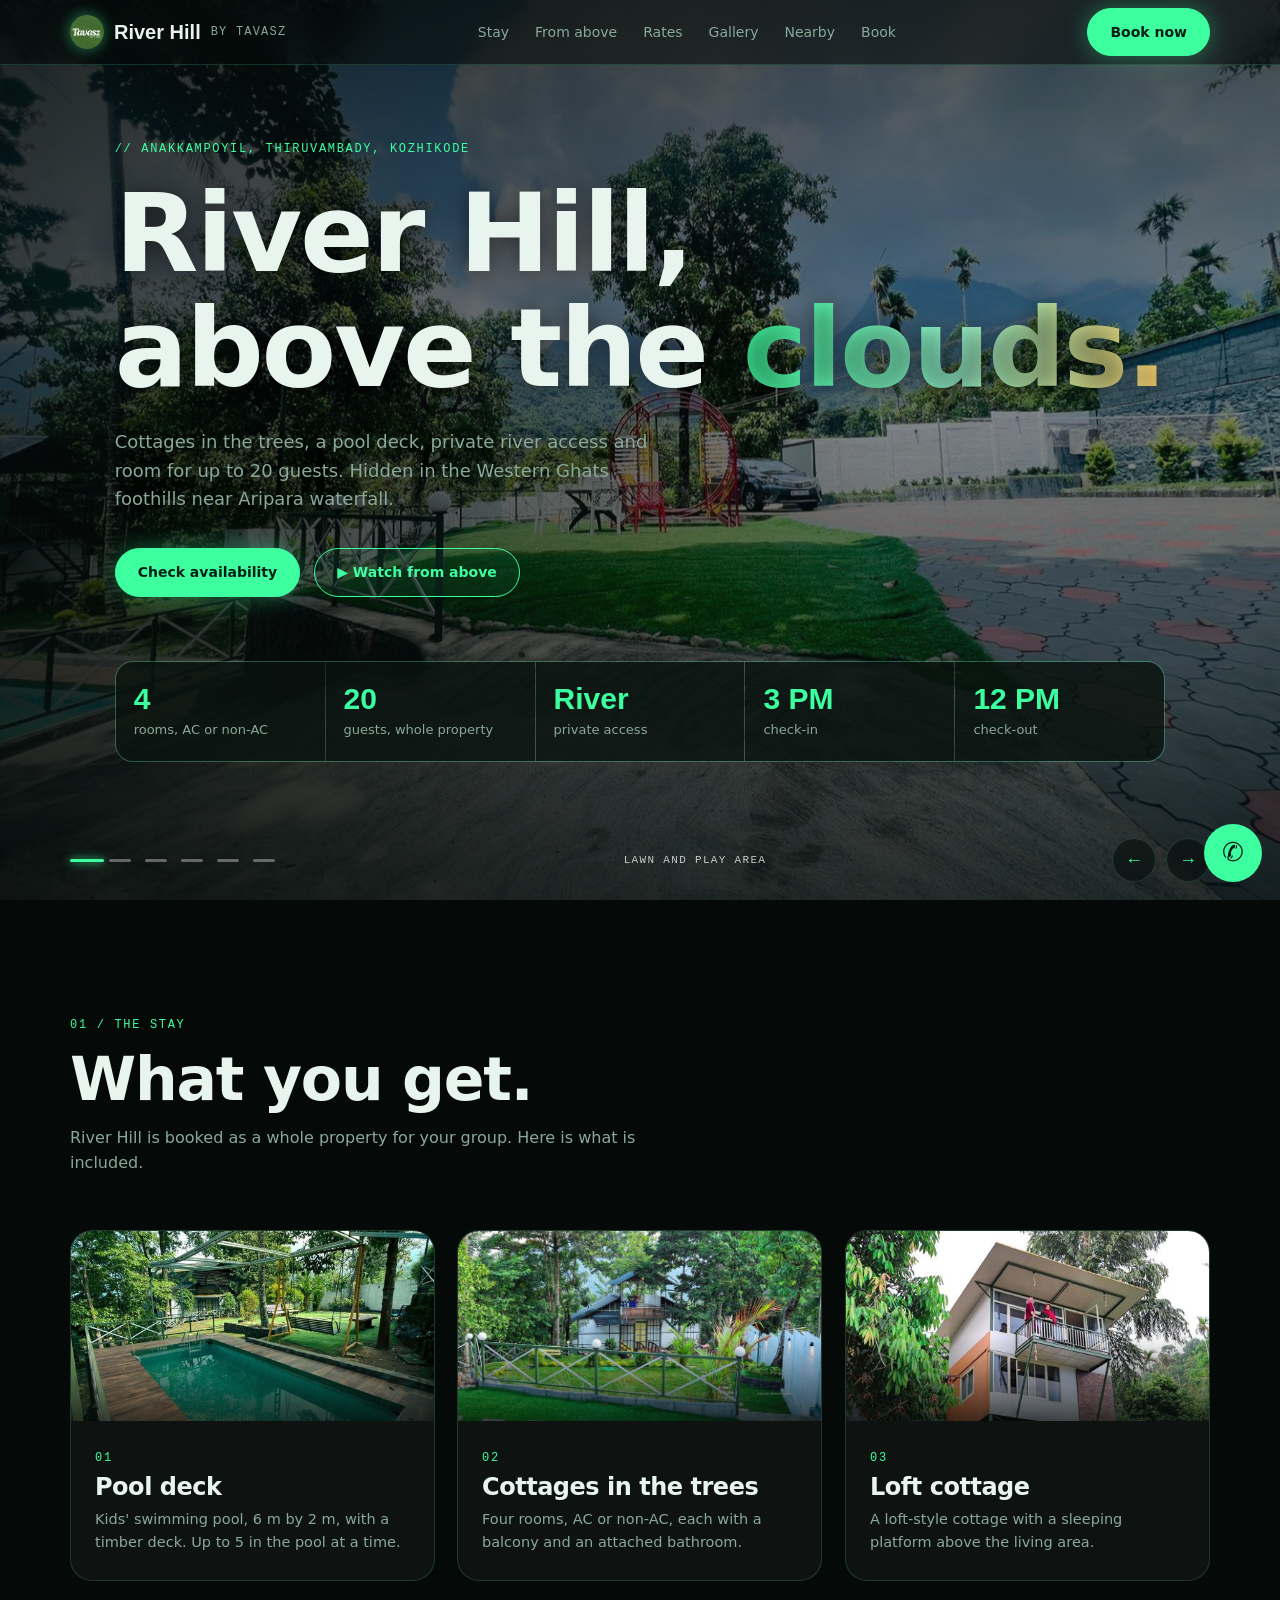
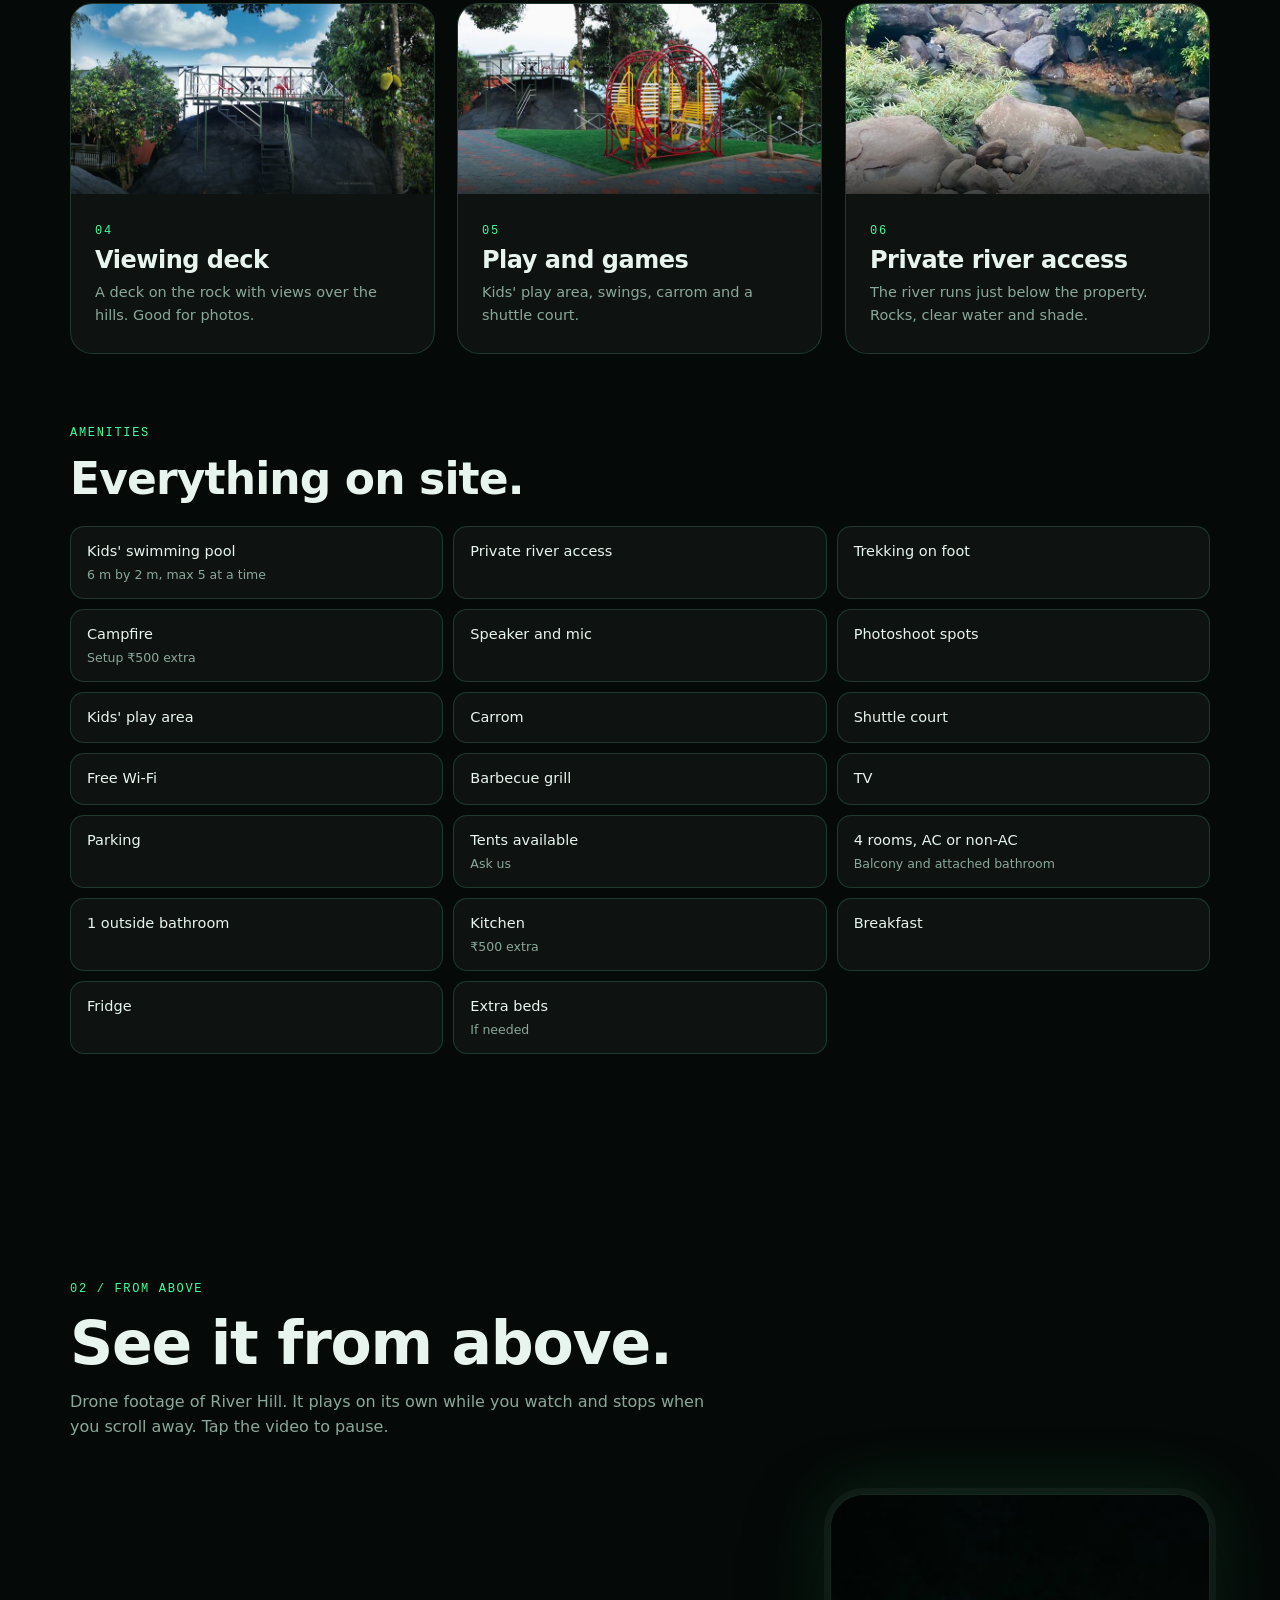
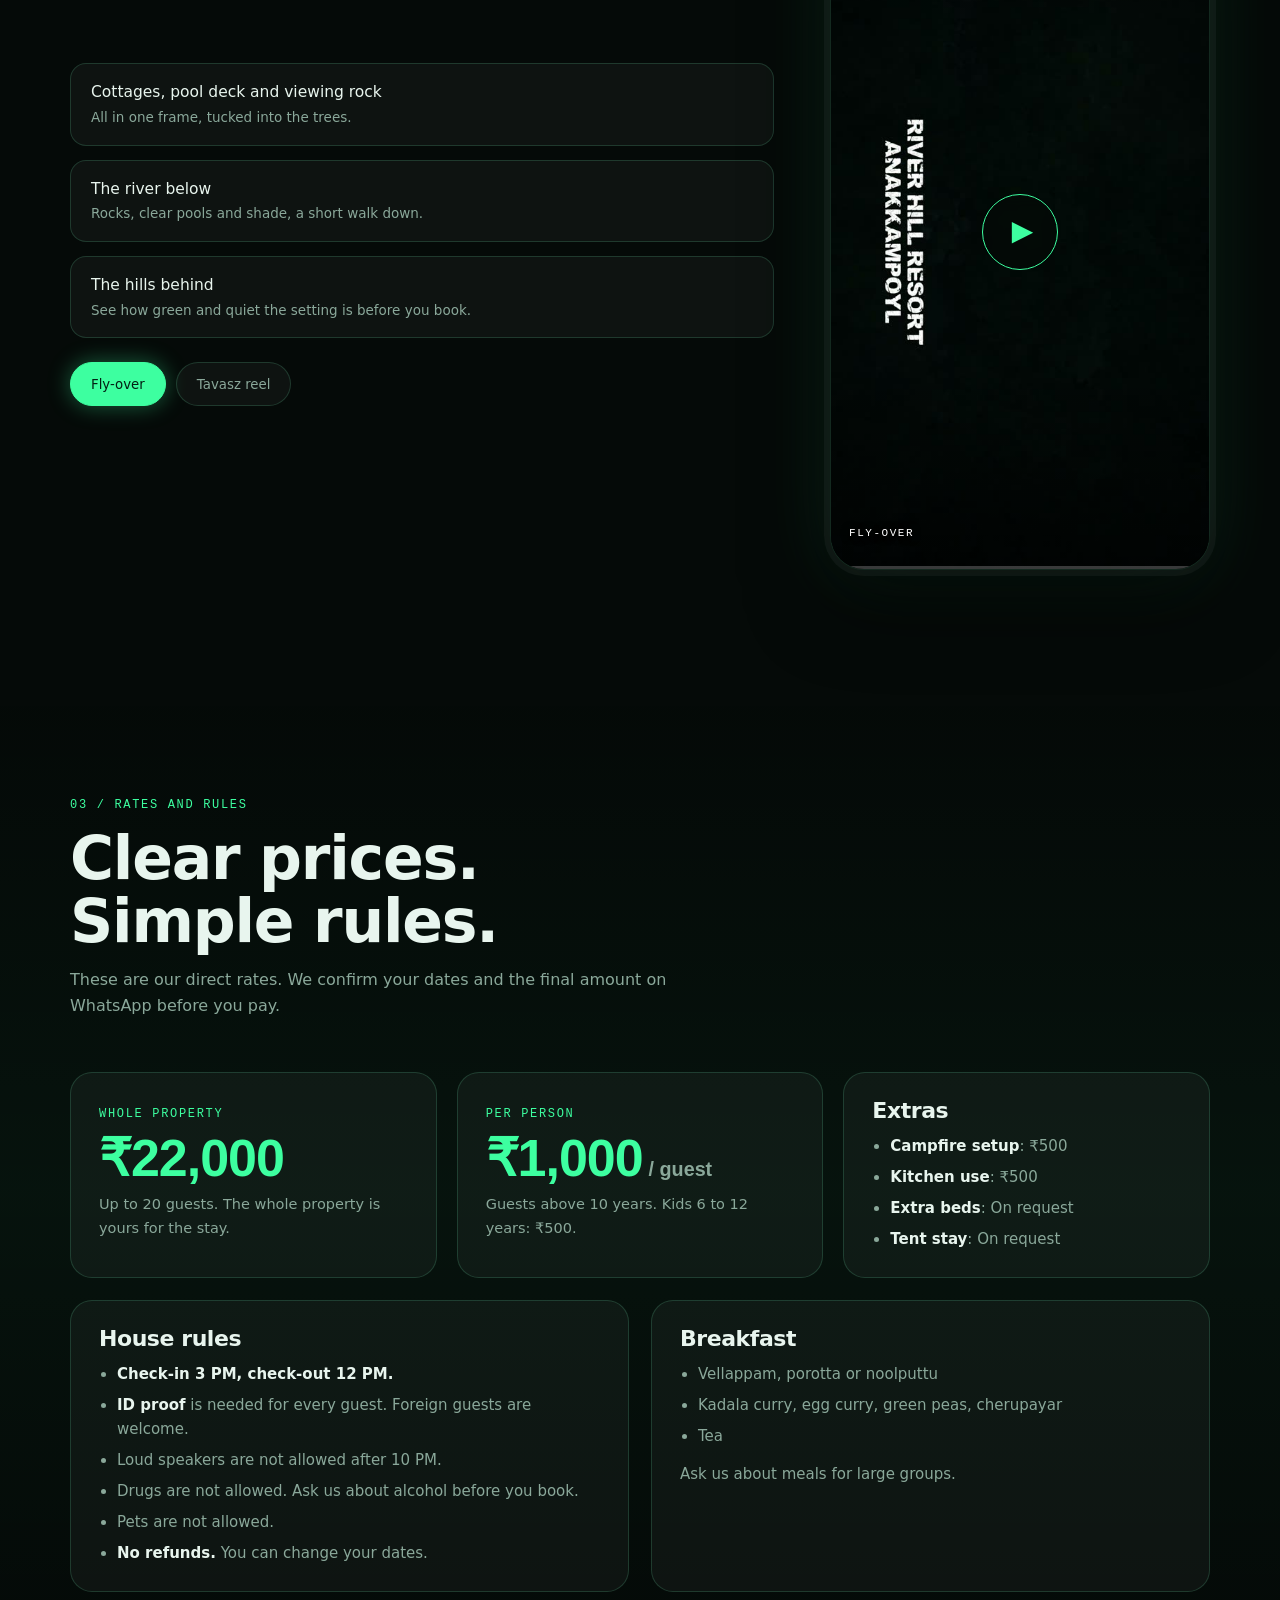
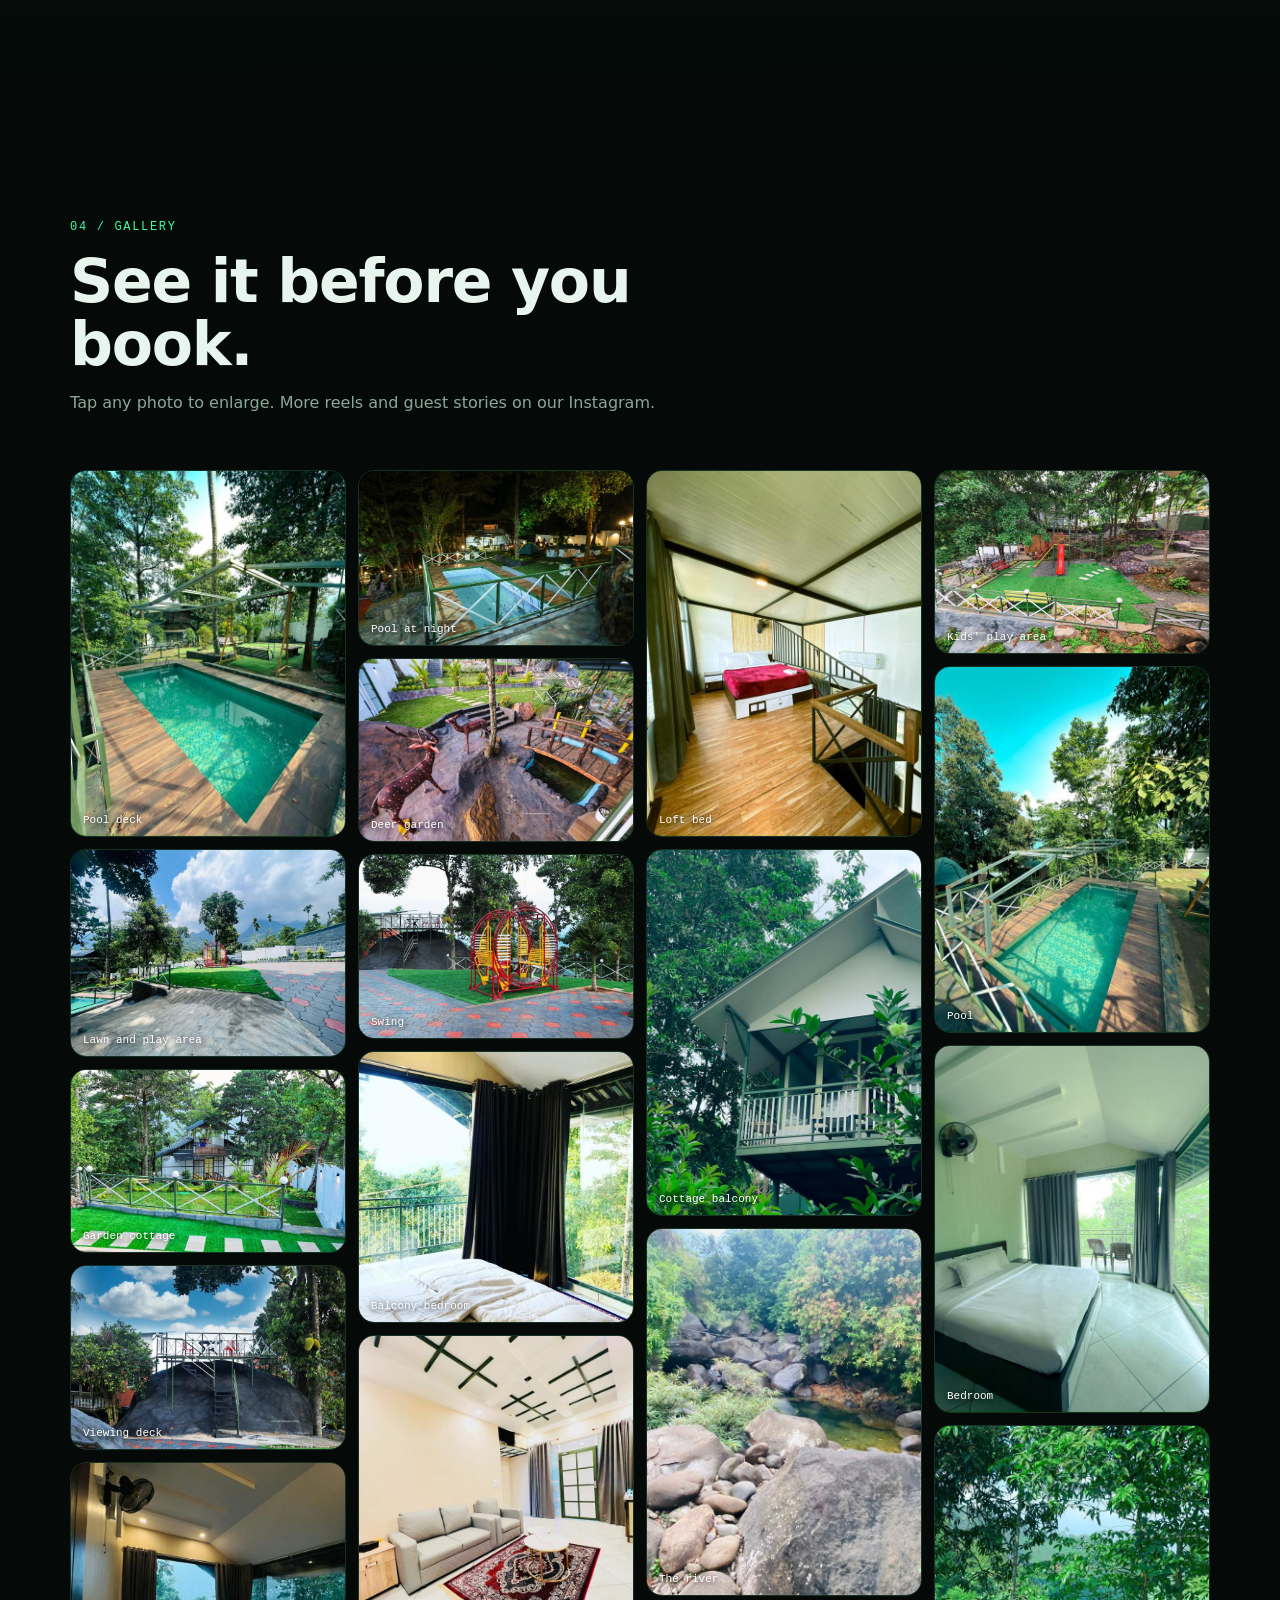
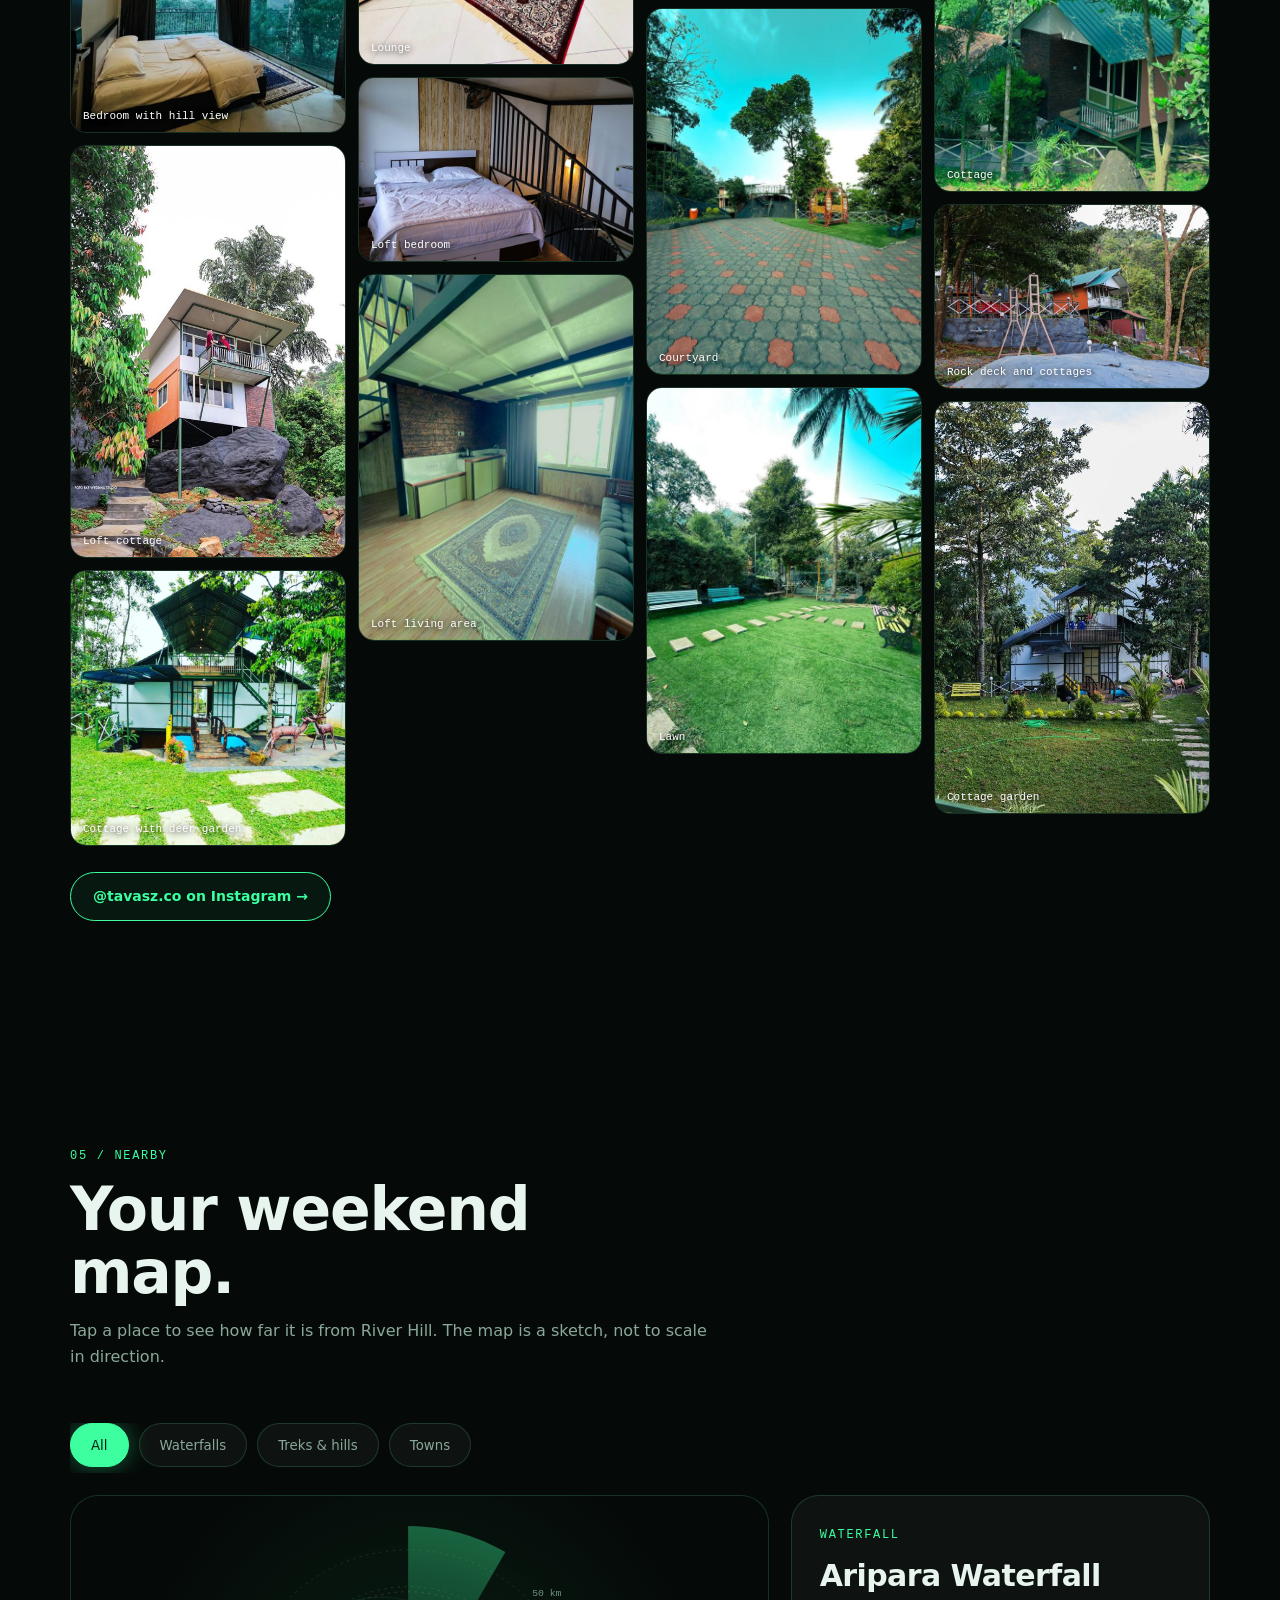
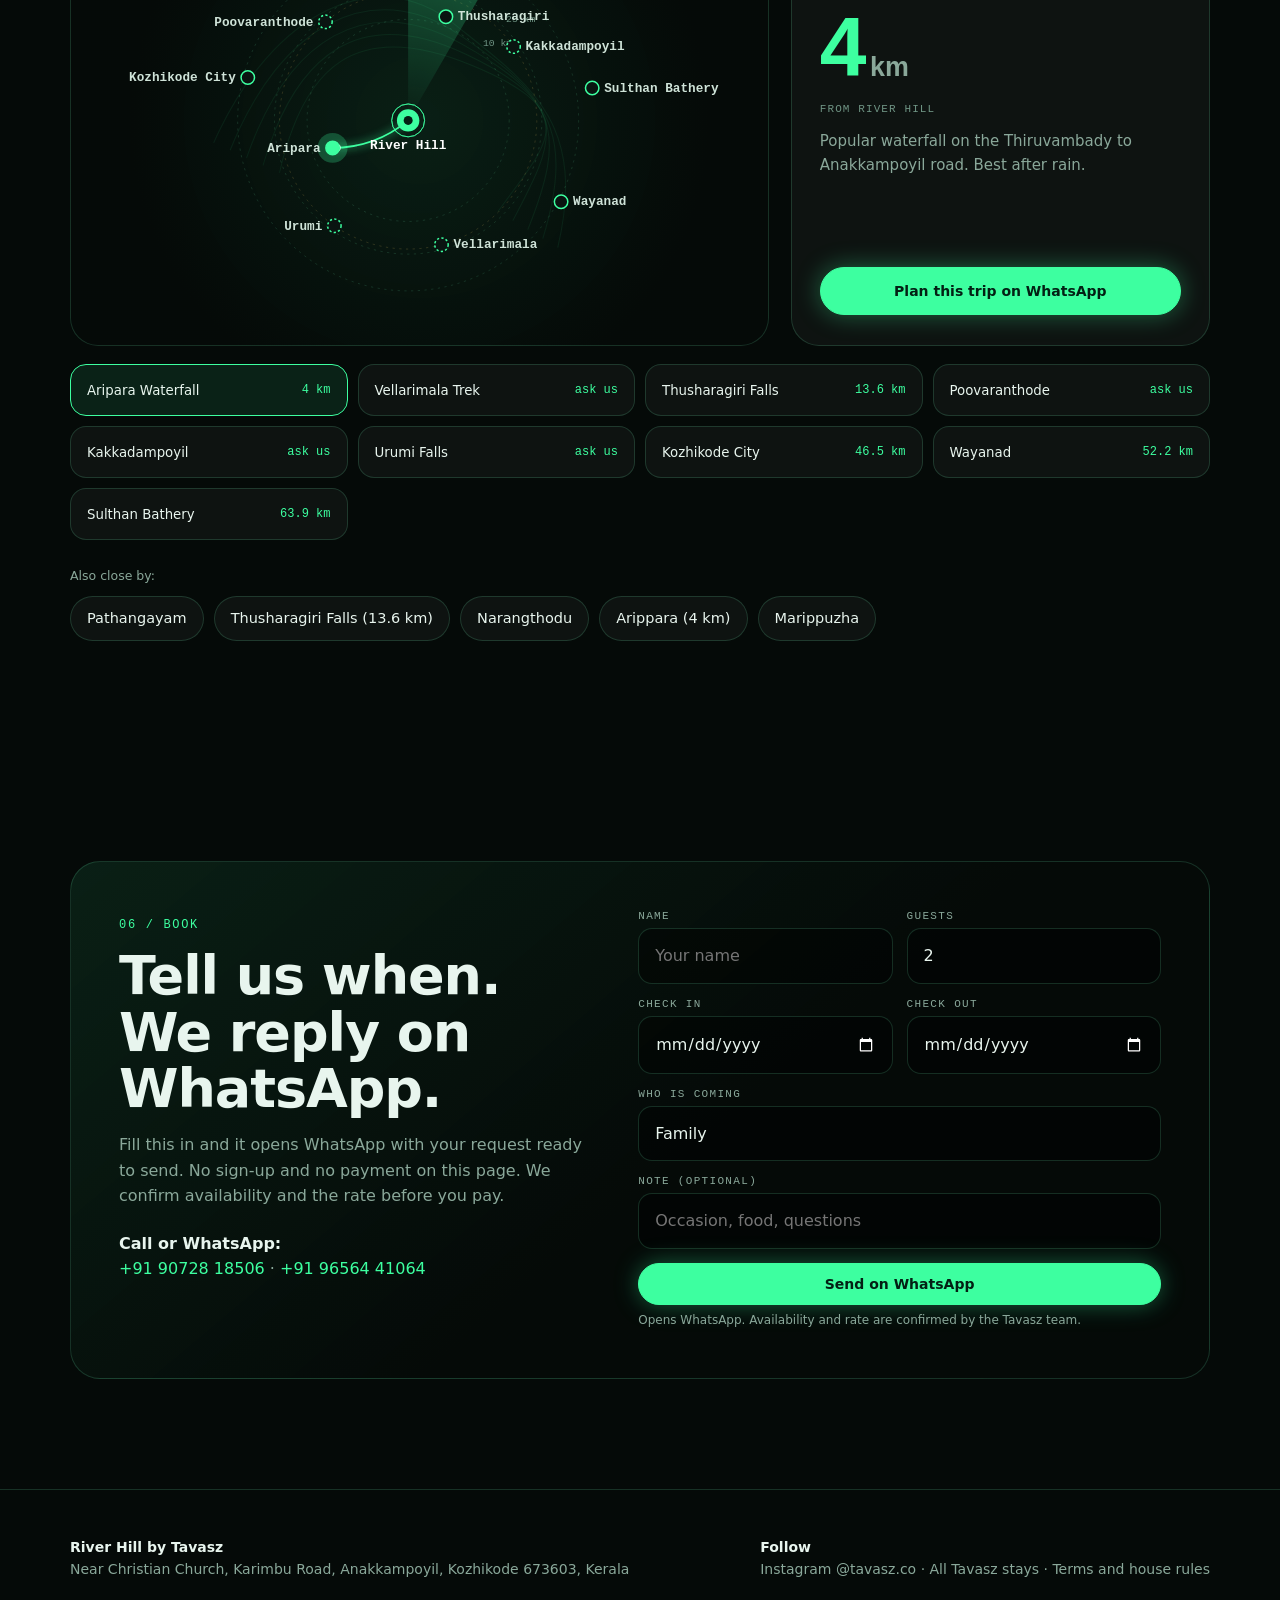
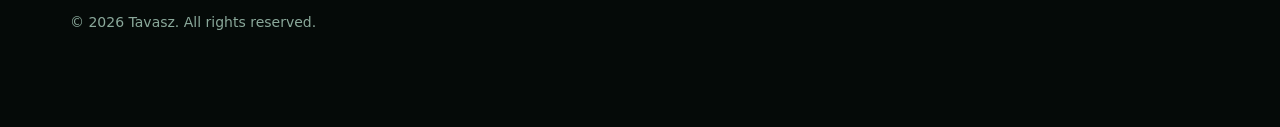
<file: river-hill/index.html>
<!doctype html>
<html lang="en">
<head>
<meta charset="utf-8">
<meta name="viewport" content="width=device-width,initial-scale=1">
<title>River Hill by Tavasz | Resort in Anakkampoyil, Kozhikode</title>
<meta name="description" content="River Hill by Tavasz: cottages, a pool deck, private river access and a play area near Aripara waterfall, Anakkampoyil, Kozhikode. Book on WhatsApp.">
<meta name="theme-color" content="#050a08">
<link rel="icon" href="../assets/logo.jpg">
<link rel="apple-touch-icon" href="../assets/logo.jpg">
<meta property="og:title" content="River Hill by Tavasz | Resort in Anakkampoyil, Kozhikode">
<meta property="og:description" content="River Hill by Tavasz: cottages, a pool deck, private river access and a play area near Aripara waterfall, Anakkampoyil, Kozhikode. Book on WhatsApp.">
<meta property="og:type" content="website">
<link rel="canonical" href="https://sadutdy.github.io/tavasz-website/river-hill/">
<meta property="og:url" content="https://sadutdy.github.io/tavasz-website/river-hill/">
<meta property="og:image" content="https://sadutdy.github.io/tavasz-website/img/river-hill/02.jpg">
<meta name="twitter:image" content="https://sadutdy.github.io/tavasz-website/img/river-hill/02.jpg">
<meta property="og:site_name" content="Tavasz">
<meta name="twitter:card" content="summary_large_image">

<link rel="stylesheet" href="../assets/site.css">
<link rel="stylesheet" href="../assets/extra.css">
<script type="application/ld+json">{"@context": "https://schema.org", "@type": "Resort", "name": "River Hill by Tavasz", "url": "https://sadutdy.github.io/tavasz-website/river-hill/", "description": "River Hill by Tavasz: cottages, a pool deck, private river access and a play area near Aripara waterfall, Anakkampoyil, Kozhikode. Book on WhatsApp.", "image": ["https://sadutdy.github.io/tavasz-website/img/river-hill/02.jpg", "https://sadutdy.github.io/tavasz-website/img/river-hill/07.jpg", "https://sadutdy.github.io/tavasz-website/img/river-hill/03.jpg", "https://sadutdy.github.io/tavasz-website/img/river-hill/04.jpg"], "logo": "https://sadutdy.github.io/tavasz-website/assets/logo.jpg", "telephone": "+919072818506", "priceRange": "INR 1000 - 22000", "numberOfRooms": 4, "petsAllowed": false, "checkinTime": "15:00", "checkoutTime": "12:00", "amenityFeature": [{"@type": "LocationFeatureSpecification", "name": "Kids' swimming pool", "value": true}, {"@type": "LocationFeatureSpecification", "name": "Private river access", "value": true}, {"@type": "LocationFeatureSpecification", "name": "Trekking on foot", "value": true}, {"@type": "LocationFeatureSpecification", "name": "Campfire", "value": true}, {"@type": "LocationFeatureSpecification", "name": "Speaker and mic", "value": true}, {"@type": "LocationFeatureSpecification", "name": "Photoshoot spots", "value": true}, {"@type": "LocationFeatureSpecification", "name": "Kids' play area", "value": true}, {"@type": "LocationFeatureSpecification", "name": "Carrom", "value": true}, {"@type": "LocationFeatureSpecification", "name": "Shuttle court", "value": true}, {"@type": "LocationFeatureSpecification", "name": "Free Wi-Fi", "value": true}, {"@type": "LocationFeatureSpecification", "name": "Barbecue grill", "value": true}, {"@type": "LocationFeatureSpecification", "name": "TV", "value": true}, {"@type": "LocationFeatureSpecification", "name": "Parking", "value": true}, {"@type": "LocationFeatureSpecification", "name": "Tents available", "value": true}, {"@type": "LocationFeatureSpecification", "name": "4 rooms, AC or non-AC", "value": true}, {"@type": "LocationFeatureSpecification", "name": "1 outside bathroom", "value": true}, {"@type": "LocationFeatureSpecification", "name": "Kitchen", "value": true}, {"@type": "LocationFeatureSpecification", "name": "Breakfast", "value": true}, {"@type": "LocationFeatureSpecification", "name": "Fridge", "value": true}, {"@type": "LocationFeatureSpecification", "name": "Extra beds", "value": true}], "address": {"@type": "PostalAddress", "streetAddress": "Anakkampoyil", "addressLocality": "Kozhikode", "postalCode": "673603", "addressRegion": "Kerala", "addressCountry": "IN"}, "geo": {"@type": "GeoCoordinates", "latitude": 11.4310625, "longitude": 76.0864375}, "sameAs": ["https://www.instagram.com/tavasz.co/"]}</script>
<script type="application/ld+json">{"@context": "https://schema.org", "@type": "BreadcrumbList", "itemListElement": [{"@type": "ListItem", "position": 1, "name": "Tavasz", "item": "https://sadutdy.github.io/tavasz-website/"}, {"@type": "ListItem", "position": 2, "name": "River Hill", "item": "https://sadutdy.github.io/tavasz-website/river-hill/"}]}</script>
</head>
<body>
<nav>
  <div class="wrap">
    <a class="logo" href="../"><img src="../assets/logo.jpg" alt="" width="34" height="34">River Hill <small style="font:500 12px ui-monospace,monospace;color:var(--mut);letter-spacing:.1em">BY TAVASZ</small></a>
    <div class="links"><a href="#stay">Stay</a><a href="#flyover">From above</a><a href="#rates">Rates</a><a href="#gallery">Gallery</a><a href="#nearby">Nearby</a><a href="#book">Book</a></div>
    <a class="btn solid" href="#book">Book now</a>
  </div>
</nav>
<header class="hero" id="top">
  <div class="hc" id="hc" data-caps="[&quot;Lawn and play area&quot;, &quot;Cottage with deer garden&quot;, &quot;Garden cottage&quot;, &quot;Viewing deck on the rock&quot;, &quot;Pool at night&quot;, &quot;Deer garden&quot;]" aria-roledescription="carousel" aria-label="Photos">
    <div class="s on"><img src="../img/river-hill/02.jpg" alt="Lawn and play area at River Hill" fetchpriority="high" decoding="async" width="1600" height="1200"></div>
    <div class="s"><img data-src="../img/river-hill/07.jpg" alt="Cottage with deer garden at River Hill" decoding="async" width="1065" height="1065"></div>
    <div class="s"><img data-src="../img/river-hill/03.jpg" alt="Garden cottage at River Hill" decoding="async" width="1024" height="683"></div>
    <div class="s"><img data-src="../img/river-hill/04.jpg" alt="Viewing deck on the rock at River Hill" decoding="async" width="1600" height="1066"></div>
    <div class="s"><img data-src="../img/river-hill/08.jpg" alt="Pool at night at River Hill" decoding="async" width="1280" height="814"></div>
    <div class="s"><img data-src="../img/river-hill/09.jpg" alt="Deer garden at River Hill" decoding="async" width="1600" height="1066"></div>
  </div>
  <div class="hc-ui">
    <div class="dots" id="hcDots"></div>
    <span class="hc-cap" id="hcCap"></span>
    <div class="hc-nav"><button id="hcPrev" aria-label="Previous photo">←</button><button id="hcNext" aria-label="Next photo">→</button></div>
  </div>
  <div class="wrap">
    <span class="mono">// Anakkampoyil, Thiruvambady, Kozhikode</span>
    <h1>River Hill,<br>above the <em>clouds.</em></h1>
    <p class="lead">Cottages in the trees, a pool deck, private river access and room for up to 20 guests. Hidden in the Western Ghats foothills near Aripara waterfall.</p>
    <div class="cta"><a class="btn solid" href="#book">Check availability</a><a class="btn" href="#flyover">▶ Watch from above</a></div>
    <div class="hud five"><div><b data-n="4">0</b><span>rooms, AC or non-AC</span></div><div><b data-n="20">0</b><span>guests, whole property</span></div><div><b>River</b><span>private access</span></div><div><b>3 PM</b><span>check-in</span></div><div><b>12 PM</b><span>check-out</span></div></div>
  </div>
</header>
<section id="stay">
  <div class="wrap">
    <div class="sec-h rv"><span class="mono">01 / The stay</span><h2>What you get.</h2><p>River Hill is booked as a whole property for your group. Here is what is included.</p></div>
    <div class="grid"><article class="card rv"><div class="glow"></div><div class="art ph"><img src="../img/river-hill/th/01.jpg" alt="Pool deck at River Hill" loading="lazy" width="570" height="760"></div><div class="body"><span class="mono">01</span><h3>Pool deck</h3><p>Kids&#x27; swimming pool, 6 m by 2 m, with a timber deck. Up to 5 in the pool at a time.</p></div></article><article class="card rv"><div class="glow"></div><div class="art ph"><img src="../img/river-hill/th/03.jpg" alt="Cottages in the trees at River Hill" loading="lazy" width="760" height="507"></div><div class="body"><span class="mono">02</span><h3>Cottages in the trees</h3><p>Four rooms, AC or non-AC, each with a balcony and an attached bathroom.</p></div></article><article class="card rv"><div class="glow"></div><div class="art ph"><img src="../img/river-hill/th/06.jpg" alt="Loft cottage at River Hill" loading="lazy" width="506" height="760"></div><div class="body"><span class="mono">03</span><h3>Loft cottage</h3><p>A loft-style cottage with a sleeping platform above the living area.</p></div></article><article class="card rv"><div class="glow"></div><div class="art ph"><img src="../img/river-hill/th/04.jpg" alt="Viewing deck at River Hill" loading="lazy" width="760" height="506"></div><div class="body"><span class="mono">04</span><h3>Viewing deck</h3><p>A deck on the rock with views over the hills. Good for photos.</p></div></article><article class="card rv"><div class="glow"></div><div class="art ph"><img src="../img/river-hill/th/10.jpg" alt="Play and games at River Hill" loading="lazy" width="760" height="506"></div><div class="body"><span class="mono">05</span><h3>Play and games</h3><p>Kids&#x27; play area, swings, carrom and a shuttle court.</p></div></article><article class="card rv"><div class="glow"></div><div class="art ph"><img src="../img/river-hill/th/17.jpg" alt="Private river access at River Hill" loading="lazy" width="570" height="760"></div><div class="body"><span class="mono">06</span><h3>Private river access</h3><p>The river runs just below the property. Rocks, clear water and shade.</p></div></article></div>
    <div class="sec-h rv" style="margin:64px 0 24px"><span class="mono">Amenities</span><h2 style="font-size:clamp(28px,4vw,44px)">Everything on site.</h2></div>
    <ul class="amen rv"><li>Kids&#x27; swimming pool<small>6 m by 2 m, max 5 at a time</small></li><li>Private river access</li><li>Trekking on foot</li><li>Campfire<small>Setup ₹500 extra</small></li><li>Speaker and mic</li><li>Photoshoot spots</li><li>Kids&#x27; play area</li><li>Carrom</li><li>Shuttle court</li><li>Free Wi-Fi</li><li>Barbecue grill</li><li>TV</li><li>Parking</li><li>Tents available<small>Ask us</small></li><li>4 rooms, AC or non-AC<small>Balcony and attached bathroom</small></li><li>1 outside bathroom</li><li>Kitchen<small>₹500 extra</small></li><li>Breakfast</li><li>Fridge</li><li>Extra beds<small>If needed</small></li></ul>
  </div>
</section>
<section id="flyover">
  <div class="wrap">
    <div class="sec-h rv"><span class="mono">02 / From above</span><h2>See it from above.</h2><p>Drone footage of River Hill. It plays on its own while you watch and stops when you scroll away. Tap the video to pause.</p></div>
    <div class="fly rv">
      <div class="ftxt"><ul><li>Cottages, pool deck and viewing rock<small>All in one frame, tucked into the trees.</small></li><li>The river below<small>Rocks, clear pools and shade, a short walk down.</small></li><li>The hills behind<small>See how green and quiet the setting is before you book.</small></li></ul><div class="clips" role="tablist" aria-label="Choose a video"><button type="button" role="tab" class="on" data-src="../video/river-hill/fly-over.mp4" data-poster="../video/river-hill/fly-over.jpg" data-label="Fly-over">Fly-over</button><button type="button" role="tab" class="" data-src="../video/river-hill/reel.mp4" data-poster="../video/river-hill/reel.jpg" data-label="Tavasz reel">Tavasz reel</button></div></div>
      <div class="phone">
        <video class="fv" muted loop playsinline preload="none" poster="../video/river-hill/fly-over.jpg" data-src="../video/river-hill/fly-over.mp4" aria-label="Drone video of River Hill"></video>
        <span class="vpb" aria-hidden="true">▶</span>
        <span class="vcap">Fly-over</span>
        <div class="vbarw" aria-hidden="true"><div class="vbar"><i></i></div></div>
      </div>
    </div>
  </div>
</section>
<section id="rates" style="background:linear-gradient(180deg,transparent,rgba(61,255,160,.04),transparent)">
  <div class="wrap">
    <div class="sec-h rv"><span class="mono">03 / Rates and rules</span><h2>Clear prices. Simple rules.</h2><p>These are our direct rates. We confirm your dates and the final amount on WhatsApp before you pay.</p></div>
    <div class="three"><div class="box rate rv"><span class="mono">Whole property</span><span class="price">₹22,000<small></small></span><p class="sub">Up to 20 guests. The whole property is yours for the stay.</p></div><div class="box rate rv"><span class="mono">Per person</span><span class="price">₹1,000<small>/ guest</small></span><p class="sub">Guests above 10 years. Kids 6 to 12 years: ₹500.</p></div><div class="box rv"><h3>Extras</h3><ul><li><b>Campfire setup</b>: ₹500</li><li><b>Kitchen use</b>: ₹500</li><li><b>Extra beds</b>: On request</li><li><b>Tent stay</b>: On request</li></ul></div></div>
    <div class="two" style="margin-top:22px">
      <div class="box rv"><h3>House rules</h3><ul><li><b>Check-in 3 PM, check-out 12 PM.</b></li><li><b>ID proof</b> is needed for every guest. Foreign guests are welcome.</li><li>Loud speakers are not allowed after 10 PM.</li><li>Drugs are not allowed. Ask us about alcohol before you book.</li><li>Pets are not allowed.</li><li><b>No refunds.</b> You can change your dates.</li></ul></div>
      <div class="box rv"><h3>Breakfast</h3><ul><li>Vellappam, porotta or noolputtu</li><li>Kadala curry, egg curry, green peas, cherupayar</li><li>Tea</li></ul><p class="srcnote">Ask us about meals for large groups.</p></div>
    </div>
  </div>
</section>
<section id="gallery">
  <div class="wrap">
    <div class="sec-h rv"><span class="mono">04 / Gallery</span><h2>See it before you book.</h2><p>Tap any photo to enlarge. More reels and guest stories on our Instagram.</p></div>
    <div class="ig rv"><a href="../img/river-hill/01.jpg" data-lb><img src="../img/river-hill/th/01.jpg" alt="Pool deck at River Hill" loading="lazy" width="570" height="760" style="width:100%;height:auto;display:block"><span>Pool deck</span></a><a href="../img/river-hill/02.jpg" data-lb><img src="../img/river-hill/th/02.jpg" alt="Lawn and play area at River Hill" loading="lazy" width="760" height="570" style="width:100%;height:auto;display:block"><span>Lawn and play area</span></a><a href="../img/river-hill/03.jpg" data-lb><img src="../img/river-hill/th/03.jpg" alt="Garden cottage at River Hill" loading="lazy" width="760" height="507" style="width:100%;height:auto;display:block"><span>Garden cottage</span></a><a href="../img/river-hill/04.jpg" data-lb><img src="../img/river-hill/th/04.jpg" alt="Viewing deck at River Hill" loading="lazy" width="760" height="506" style="width:100%;height:auto;display:block"><span>Viewing deck</span></a><a href="../img/river-hill/05.jpg" data-lb><img src="../img/river-hill/th/05.jpg" alt="Bedroom with hill view at River Hill" loading="lazy" width="760" height="746" style="width:100%;height:auto;display:block"><span>Bedroom with hill view</span></a><a href="../img/river-hill/06.jpg" data-lb><img src="../img/river-hill/th/06.jpg" alt="Loft cottage at River Hill" loading="lazy" width="506" height="760" style="width:100%;height:auto;display:block"><span>Loft cottage</span></a><a href="../img/river-hill/07.jpg" data-lb><img src="../img/river-hill/th/07.jpg" alt="Cottage with deer garden at River Hill" loading="lazy" width="760" height="760" style="width:100%;height:auto;display:block"><span>Cottage with deer garden</span></a><a href="../img/river-hill/08.jpg" data-lb><img src="../img/river-hill/th/08.jpg" alt="Pool at night at River Hill" loading="lazy" width="760" height="483" style="width:100%;height:auto;display:block"><span>Pool at night</span></a><a href="../img/river-hill/09.jpg" data-lb><img src="../img/river-hill/th/09.jpg" alt="Deer garden at River Hill" loading="lazy" width="760" height="506" style="width:100%;height:auto;display:block"><span>Deer garden</span></a><a href="../img/river-hill/10.jpg" data-lb><img src="../img/river-hill/th/10.jpg" alt="Swing at River Hill" loading="lazy" width="760" height="506" style="width:100%;height:auto;display:block"><span>Swing</span></a><a href="../img/river-hill/11.jpg" data-lb><img src="../img/river-hill/th/11.jpg" alt="Balcony bedroom at River Hill" loading="lazy" width="760" height="750" style="width:100%;height:auto;display:block"><span>Balcony bedroom</span></a><a href="../img/river-hill/12.jpg" data-lb><img src="../img/river-hill/th/12.jpg" alt="Lounge at River Hill" loading="lazy" width="634" height="760" style="width:100%;height:auto;display:block"><span>Lounge</span></a><a href="../img/river-hill/13.jpg" data-lb><img src="../img/river-hill/th/13.jpg" alt="Loft bedroom at River Hill" loading="lazy" width="760" height="506" style="width:100%;height:auto;display:block"><span>Loft bedroom</span></a><a href="../img/river-hill/14.jpg" data-lb><img src="../img/river-hill/th/14.jpg" alt="Loft living area at River Hill" loading="lazy" width="570" height="760" style="width:100%;height:auto;display:block"><span>Loft living area</span></a><a href="../img/river-hill/15.jpg" data-lb><img src="../img/river-hill/th/15.jpg" alt="Loft bed at River Hill" loading="lazy" width="570" height="760" style="width:100%;height:auto;display:block"><span>Loft bed</span></a><a href="../img/river-hill/16.jpg" data-lb><img src="../img/river-hill/th/16.jpg" alt="Cottage balcony at River Hill" loading="lazy" width="570" height="760" style="width:100%;height:auto;display:block"><span>Cottage balcony</span></a><a href="../img/river-hill/17.jpg" data-lb><img src="../img/river-hill/th/17.jpg" alt="The river at River Hill" loading="lazy" width="570" height="760" style="width:100%;height:auto;display:block"><span>The river</span></a><a href="../img/river-hill/18.jpg" data-lb><img src="../img/river-hill/th/18.jpg" alt="Courtyard at River Hill" loading="lazy" width="570" height="760" style="width:100%;height:auto;display:block"><span>Courtyard</span></a><a href="../img/river-hill/19.jpg" data-lb><img src="../img/river-hill/th/19.jpg" alt="Lawn at River Hill" loading="lazy" width="570" height="760" style="width:100%;height:auto;display:block"><span>Lawn</span></a><a href="../img/river-hill/20.jpg" data-lb><img src="../img/river-hill/th/20.jpg" alt="Kids&#x27; play area at River Hill" loading="lazy" width="760" height="506" style="width:100%;height:auto;display:block"><span>Kids&#x27; play area</span></a><a href="../img/river-hill/21.jpg" data-lb><img src="../img/river-hill/th/21.jpg" alt="Pool at River Hill" loading="lazy" width="570" height="760" style="width:100%;height:auto;display:block"><span>Pool</span></a><a href="../img/river-hill/22.jpg" data-lb><img src="../img/river-hill/th/22.jpg" alt="Bedroom at River Hill" loading="lazy" width="570" height="760" style="width:100%;height:auto;display:block"><span>Bedroom</span></a><a href="../img/river-hill/23.jpg" data-lb><img src="../img/river-hill/th/23.jpg" alt="Cottage at River Hill" loading="lazy" width="570" height="760" style="width:100%;height:auto;display:block"><span>Cottage</span></a><a href="../img/river-hill/24.jpg" data-lb><img src="../img/river-hill/th/24.jpg" alt="Rock deck and cottages at River Hill" loading="lazy" width="760" height="506" style="width:100%;height:auto;display:block"><span>Rock deck and cottages</span></a><a href="../img/river-hill/25.jpg" data-lb><img src="../img/river-hill/th/25.jpg" alt="Cottage garden at River Hill" loading="lazy" width="506" height="760" style="width:100%;height:auto;display:block"><span>Cottage garden</span></a></div>
    <p style="margin-top:26px"><a class="btn" href="https://www.instagram.com/tavasz.co/" target="_blank" rel="noopener">@tavasz.co on Instagram →</a></p>
  </div>
</section>
<section id="nearby">
  <div class="wrap">
    <div class="sec-h rv"><span class="mono">05 / Nearby</span><h2>Your weekend map.</h2><p>Tap a place to see how far it is from River Hill. The map is a sketch, not to scale in direction.</p></div>
    <div class="chips rv" id="mapChips" role="tablist" aria-label="Filter places"></div>
    <div class="mapw rv">
      <div class="mapbox"><svg id="mapSvg" viewBox="-150 0 930 600" role="img" aria-label="Map of places around River Hill"></svg></div>
      <aside class="mpanel" id="mPanel" aria-live="polite"></aside>
    </div>
    <div class="mlist rv" id="mList"></div>
    <p class="srcnote" style="margin-top:26px">Also close by:</p>
    <div class="pills rv" style="margin-top:10px"><span>Pathangayam</span><span>Thusharagiri Falls (13.6 km)</span><span>Narangthodu</span><span>Arippara (4 km)</span><span>Marippuzha</span></div>
  </div>
</section>
<section id="book">
  <div class="wrap">
    <div class="book rv">
      <div>
        <span class="mono">06 / Book</span>
        <h2>Tell us when. We reply on WhatsApp.</h2>
        <p>Fill this in and it opens WhatsApp with your request ready to send. No sign-up and no payment on this page. We confirm availability and the rate before you pay.</p>
        <p style="margin-top:22px"><b style="color:var(--txt)">Call or WhatsApp:</b><br><a href="tel:+919072818506" style="color:var(--g)">+91 90728 18506</a> · <a href="tel:+919656441064" style="color:var(--g)">+91 96564 41064</a></p>
      </div>
      <form id="bf">
        
        <div><label for="n">Name</label><input id="n" required placeholder="Your name" autocomplete="name"></div>
        <div><label for="g">Guests</label><input id="g" type="number" min="1" value="2" inputmode="numeric"></div>
        <div><label for="d1">Check in</label><input id="d1" type="date" required></div>
        <div><label for="d2">Check out</label><input id="d2" type="date" required></div>
        <div class="full"><label for="t">Who is coming</label><select id="t"><option>Family</option><option>Couple</option><option>Friends</option><option>Mixed group</option></select></div>
        <div class="full"><label for="note">Note (optional)</label><input id="note" placeholder="Occasion, food, questions"></div>
        <div class="full"><button class="btn solid" style="width:100%;justify-content:center" type="submit">Send on WhatsApp</button><p class="note">Opens WhatsApp. Availability and rate are confirmed by the Tavasz team.</p></div>
      </form>
    </div>
  </div>
</section>
<footer>
  <div class="wrap">
    <div><b>River Hill by Tavasz</b><br>Near Christian Church, Karimbu Road, Anakkampoyil, Kozhikode 673603, Kerala</div>
    <div><b>Follow</b><br><a href="https://www.instagram.com/tavasz.co/" target="_blank" rel="noopener">Instagram @tavasz.co</a> · <a href="../">All Tavasz stays</a> · <a href="../terms/">Terms and house rules</a></div>
    <div>© <span data-yr></span> Tavasz. All rights reserved.</div>
  </div>
</footer>
<a class="fab" href="https://wa.me/919072818506?text=Hi%20Tavasz%2C%20I%27d%20like%20to%20book%20a%20stay%20at%20River%20Hill." target="_blank" rel="noopener" aria-label="Chat on WhatsApp">✆</a>
<script>window.TAVASZ={wa:"919072818506",prop:"River Hill"};</script>
<script src="../assets/site.js"></script>
<script src="../assets/video.js"></script>
<script src="../assets/map.js"></script>
</body>
</html>
</file>
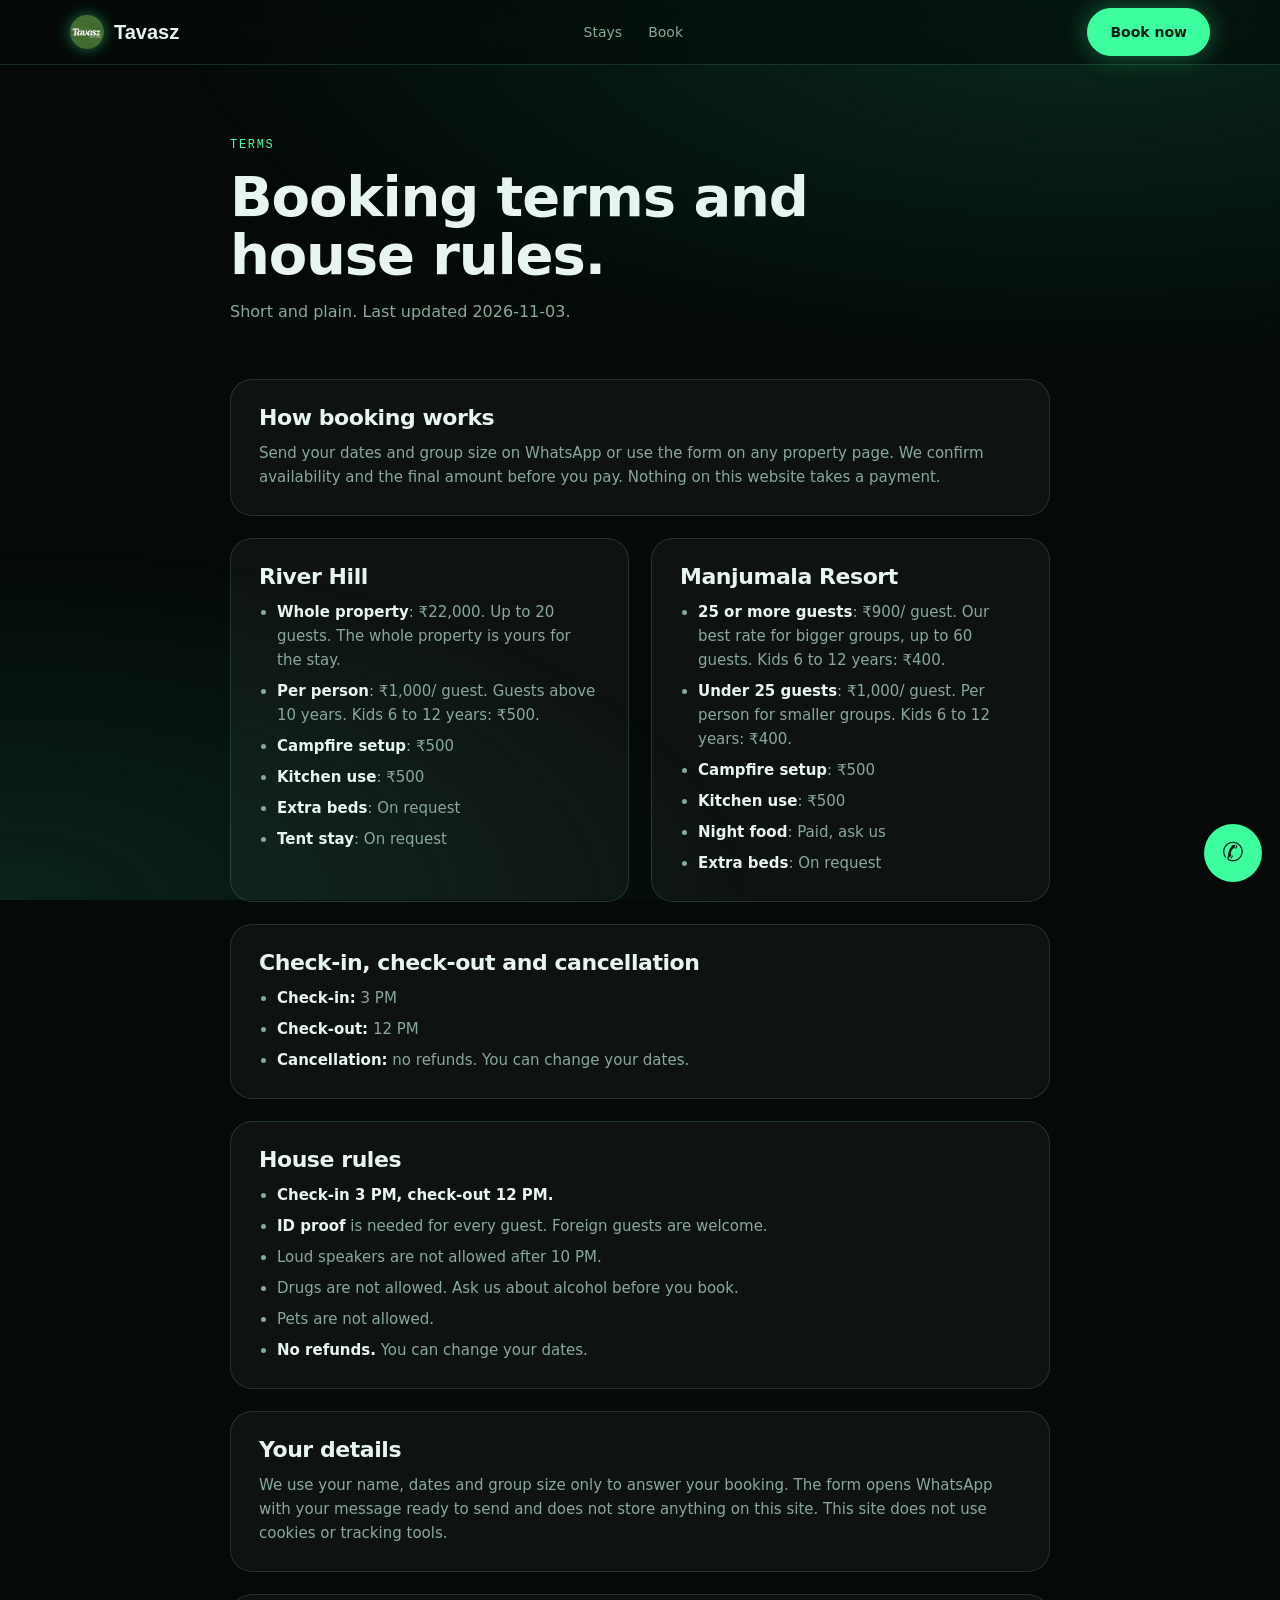
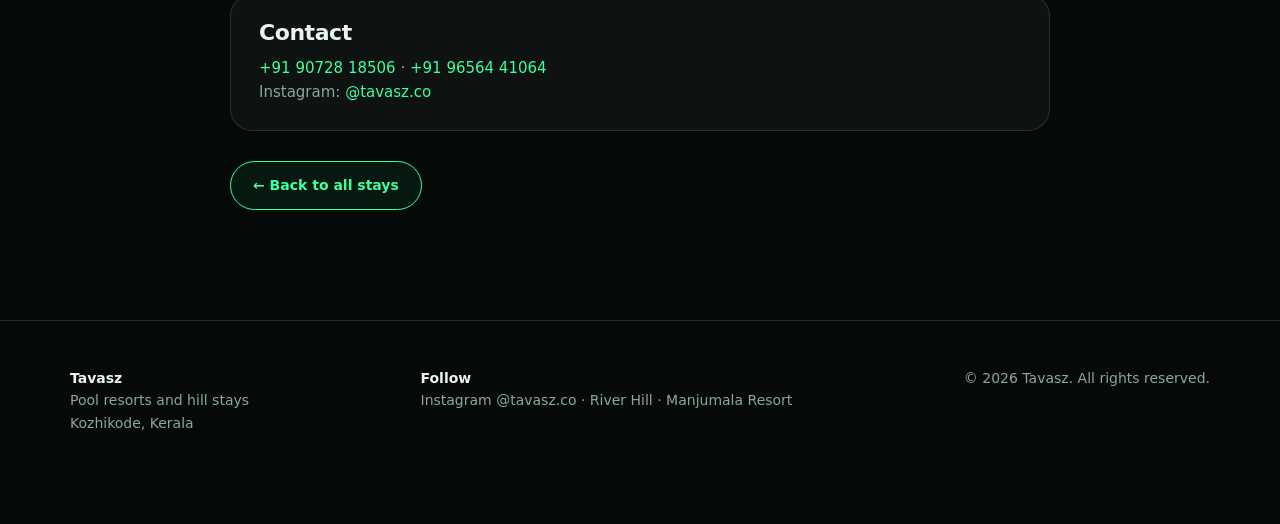
<file: terms/index.html>
<!doctype html>
<html lang="en">
<head>
<meta charset="utf-8">
<meta name="viewport" content="width=device-width,initial-scale=1">
<title>Booking terms and house rules | Tavasz</title>
<meta name="description" content="Booking, rates, cancellation, check-in and house rules for Tavasz stays: River Hill and Manjumala Resort.">
<meta name="theme-color" content="#050a08">
<link rel="icon" href="../assets/logo.jpg">
<link rel="apple-touch-icon" href="../assets/logo.jpg">
<meta property="og:title" content="Booking terms and house rules | Tavasz">
<meta property="og:description" content="Booking, rates, cancellation, check-in and house rules for Tavasz stays: River Hill and Manjumala Resort.">
<meta property="og:type" content="website">
<link rel="canonical" href="https://sadutdy.github.io/tavasz-website/terms/">
<meta property="og:url" content="https://sadutdy.github.io/tavasz-website/terms/">
<meta property="og:image" content="https://sadutdy.github.io/tavasz-website/img/river-hill/02.jpg">
<meta name="twitter:image" content="https://sadutdy.github.io/tavasz-website/img/river-hill/02.jpg">
<meta property="og:site_name" content="Tavasz">
<meta name="twitter:card" content="summary_large_image">

<link rel="stylesheet" href="../assets/site.css">
<link rel="stylesheet" href="../assets/extra.css">

</head>
<body>
<nav>
  <div class="wrap">
    <a class="logo" href="../"><img src="../assets/logo.jpg" alt="" width="34" height="34">Tavasz</a>
    <div class="links"><a href="../#stays">Stays</a><a href="../#book">Book</a></div>
    <a class="btn solid" href="../#book">Book now</a>
  </div>
</nav>
<section style="padding-top:130px">
  <div class="wrap" style="max-width:860px">
    <div class="sec-h rv"><span class="mono">Terms</span><h1 style="font-size:clamp(34px,5vw,56px);margin:12px 0 14px">Booking terms and house rules.</h1><p>Short and plain. Last updated 2026-11-03.</p></div>
    <div style="display:grid;gap:22px">
      <div class="box rv"><h3>How booking works</h3><p>Send your dates and group size on WhatsApp or use the form on any property page. We confirm availability and the final amount before you pay. Nothing on this website takes a payment.</p></div>
      <div class="two"><div class="box rv"><h3>River Hill</h3><ul><li><b>Whole property</b>: ₹22,000. Up to 20 guests. The whole property is yours for the stay.</li><li><b>Per person</b>: ₹1,000/ guest. Guests above 10 years. Kids 6 to 12 years: ₹500.</li><li><b>Campfire setup</b>: ₹500</li><li><b>Kitchen use</b>: ₹500</li><li><b>Extra beds</b>: On request</li><li><b>Tent stay</b>: On request</li></ul></div><div class="box rv"><h3>Manjumala Resort</h3><ul><li><b>25 or more guests</b>: ₹900/ guest. Our best rate for bigger groups, up to 60 guests. Kids 6 to 12 years: ₹400.</li><li><b>Under 25 guests</b>: ₹1,000/ guest. Per person for smaller groups. Kids 6 to 12 years: ₹400.</li><li><b>Campfire setup</b>: ₹500</li><li><b>Kitchen use</b>: ₹500</li><li><b>Night food</b>: Paid, ask us</li><li><b>Extra beds</b>: On request</li></ul></div></div>
      <div class="box rv"><h3>Check-in, check-out and cancellation</h3><ul><li><b>Check-in:</b> 3 PM</li><li><b>Check-out:</b> 12 PM</li><li><b>Cancellation:</b> no refunds. You can change your dates.</li></ul></div>
      <div class="box rv"><h3>House rules</h3><ul><li><b>Check-in 3 PM, check-out 12 PM.</b></li><li><b>ID proof</b> is needed for every guest. Foreign guests are welcome.</li><li>Loud speakers are not allowed after 10 PM.</li><li>Drugs are not allowed. Ask us about alcohol before you book.</li><li>Pets are not allowed.</li><li><b>No refunds.</b> You can change your dates.</li></ul></div>
      <div class="box rv"><h3>Your details</h3><p>We use your name, dates and group size only to answer your booking. The form opens WhatsApp with your message ready to send and does not store anything on this site. This site does not use cookies or tracking tools.</p></div>
      <div class="box rv"><h3>Contact</h3><p><a href="tel:+919072818506" style="color:var(--g)">+91 90728 18506</a> · <a href="tel:+919656441064" style="color:var(--g)">+91 96564 41064</a><br>Instagram: <a href="https://www.instagram.com/tavasz.co/" target="_blank" rel="noopener" style="color:var(--g)">@tavasz.co</a></p></div>
    </div>
    <p style="margin-top:30px"><a class="btn" href="../">← Back to all stays</a></p>
  </div>
</section>
<footer>
  <div class="wrap">
    <div><b>Tavasz</b><br>Pool resorts and hill stays<br>Kozhikode, Kerala</div>
    <div><b>Follow</b><br><a href="https://www.instagram.com/tavasz.co/" target="_blank" rel="noopener">Instagram @tavasz.co</a> · <a href="../river-hill/">River Hill</a> · <a href="../manjumala-resort/">Manjumala Resort</a></div>
    <div>© <span data-yr></span> Tavasz. All rights reserved.</div>
  </div>
</footer>
<a class="fab" href="https://wa.me/919072818506?text=Hi%20Tavasz%2C%20I%27d%20like%20to%20book%20a%20stay." target="_blank" rel="noopener" aria-label="Chat on WhatsApp">✆</a>
<script>window.TAVASZ={wa:"919072818506",prop:"Tavasz"};</script>
<script src="../assets/site.js"></script>
</body>
</html>
</file>
<file: assets/site.css>
:root{
  --bg:#050a08; --card:rgba(255,255,255,.04); --line:rgba(120,255,190,.16);
  --g:#3dffa0; --g2:#17c97a; --deep:#0f3d2a; --txt:#e8f5ee; --mut:#8aa89a; --amber:#ffd36b;
}
*{box-sizing:border-box;margin:0;padding:0}
html{scroll-behavior:smooth}
body{background:var(--bg);color:var(--txt);font:16px/1.6 "Inter",system-ui,-apple-system,Segoe UI,sans-serif;overflow-x:hidden}
a{color:inherit;text-decoration:none}
.wrap{max-width:1180px;margin:0 auto;padding:0 20px}
h1,h2,h3{font-family:"Space Grotesk","Inter",system-ui,sans-serif;line-height:1.05;letter-spacing:-.02em}
.mono{font-family:ui-monospace,"JetBrains Mono",Menlo,monospace;font-size:12px;letter-spacing:.14em;text-transform:uppercase;color:var(--g)}
body::before{content:"";position:fixed;inset:0;z-index:-1;pointer-events:none;background:radial-gradient(120% 70% at 85% 0%,rgba(23,201,122,.16),transparent 60%),radial-gradient(90% 60% at 0% 100%,rgba(15,61,42,.5),transparent 65%)}
nav{position:fixed;top:0;left:0;right:0;z-index:50;backdrop-filter:blur(14px);background:rgba(5,10,8,.55);border-bottom:1px solid var(--line)}
nav .wrap{display:flex;align-items:center;justify-content:space-between;height:64px}
.logo{display:flex;align-items:center;gap:10px;font-weight:700;font-family:"Space Grotesk",sans-serif;font-size:20px}
.logo i{width:30px;height:30px;border-radius:50%;background:radial-gradient(circle at 30% 30%,var(--g),var(--deep));box-shadow:0 0 18px var(--g2)}
.links{display:flex;gap:26px;font-size:14px;color:var(--mut)}
.links a:hover{color:var(--g)}
.btn{display:inline-flex;align-items:center;gap:8px;padding:12px 22px;border-radius:999px;font-weight:600;font-size:14px;border:1px solid var(--g);color:var(--g);background:rgba(61,255,160,.06);transition:.25s;cursor:pointer;font-family:inherit}
.btn:hover{background:var(--g);color:#032014;box-shadow:0 0 28px rgba(61,255,160,.5)}
.btn.solid{background:var(--g);color:#032014;box-shadow:0 0 24px rgba(61,255,160,.35)}
.btn.solid:hover{background:#fff}
header.hero{min-height:100vh;min-height:100svh;display:flex;align-items:center;padding-top:80px;position:relative;overflow:hidden;isolation:isolate}
header.hero>.wrap{position:relative;z-index:3}
.hc{position:absolute;inset:0;z-index:0;background:#050a08;touch-action:pan-y}
.hc .s{position:absolute;inset:0;opacity:0;transition:opacity 1.2s ease}
.hc .s.on{opacity:1}
.hc .s img{width:100%;height:100%;object-fit:cover;transform:scale(1.02)}
.hc .s.on img{animation:kb 9s ease-out forwards}
@keyframes kb{to{transform:scale(1.12)}}
.hc::after{content:"";position:absolute;inset:0;z-index:1;pointer-events:none;background:linear-gradient(180deg,rgba(5,10,8,.72) 0%,rgba(5,10,8,.38) 38%,rgba(5,10,8,.82) 100%),linear-gradient(90deg,rgba(5,10,8,.6),transparent 70%)}
.hc-ui{position:absolute;left:0;right:0;bottom:max(18px,env(safe-area-inset-bottom));z-index:4;display:flex;align-items:center;justify-content:space-between;gap:14px;padding:0 20px;max-width:1180px;margin:0 auto;pointer-events:none}
.hc-ui>*{pointer-events:auto}
.dots{display:flex;gap:8px}
.dots button{width:28px;height:28px;display:grid;place-items:center;background:none;border:0;cursor:pointer;padding:0}
.dots button::before{content:"";width:22px;height:3px;border-radius:3px;background:rgba(255,255,255,.35);transition:.3s}
.dots button.on::before{background:var(--g);width:34px;box-shadow:0 0 10px var(--g)}
.hc-cap{font:11px ui-monospace,monospace;letter-spacing:.12em;text-transform:uppercase;color:rgba(255,255,255,.75)}
.hc-nav{display:none;gap:10px}
.hc-nav button{width:44px;height:44px;border-radius:50%;border:1px solid var(--line);background:rgba(5,10,8,.55);color:var(--g);font-size:18px;cursor:pointer;backdrop-filter:blur(8px)}
.hc-nav button:hover{background:var(--g);color:#032014}
@media(hover:hover) and (min-width:900px){.hc-nav{display:flex}}
header.hero{padding-bottom:84px}
.hero p.lead{color:#cfe3d8;text-shadow:0 1px 14px rgba(0,0,0,.7)}
.hero h1{text-shadow:0 2px 24px rgba(0,0,0,.55)}
.book>*,form>*{min-width:0}
input,select{min-width:0;-webkit-appearance:none;appearance:none;font-size:16px}
input[type=date]{min-height:50px}
html,body{max-width:100%;overflow-x:hidden}
@media(max-width:700px){
  form{grid-template-columns:1fr}
  .hero .cta .btn{white-space:nowrap;padding:12px 10px;font-size:13.5px}
  .hc-cap{display:none}.hc-ui{justify-content:center}
  .logo small{display:none}
  nav .wrap{height:58px}.logo{font-size:18px}
  nav .btn{padding:10px 16px;font-size:13px}
  .hero .cta .btn{flex:1;justify-content:center}
  .hero h1{font-size:clamp(40px,12.5vw,60px)}
  .hud{margin-top:36px}.hud div{padding:14px 16px}.hud b{font-size:24px}
}
.hero h1{font-size:clamp(44px,8.5vw,112px);margin:18px 0 22px}
.hero h1 em{font-style:normal;background:linear-gradient(95deg,var(--g),#9bffd6 50%,var(--amber));-webkit-background-clip:text;background-clip:text;color:transparent}
.hero p.lead{max-width:560px;color:var(--mut);font-size:18px}
.hero .cta{display:flex;gap:14px;flex-wrap:wrap;margin-top:34px}
.hud{display:grid;grid-template-columns:repeat(4,1fr);gap:1px;margin-top:64px;border:1px solid var(--line);border-radius:18px;overflow:hidden;background:var(--line)}
.hud div{background:rgba(5,10,8,.8);padding:20px 22px}
.hud b{display:block;font:700 30px "Space Grotesk",sans-serif;color:var(--g)}
.hud span{font-size:13px;color:var(--mut)}
section{padding:110px 0;position:relative}
.sec-h{max-width:640px;margin-bottom:54px}
.sec-h h2{font-size:clamp(34px,5vw,60px);margin:12px 0 14px}
.sec-h p{color:var(--mut)}
.grid{display:grid;grid-template-columns:repeat(3,1fr);gap:22px}
.card{position:relative;border:1px solid var(--line);background:var(--card);border-radius:22px;overflow:hidden;transition:transform .15s ease,border-color .3s,opacity .8s;transform-style:preserve-3d;will-change:transform}
.card:hover{border-color:var(--g)}
.card .art{height:190px;position:relative;overflow:hidden}
.card .art svg{position:absolute;inset:0;width:100%;height:100%}
.card .art img{position:absolute;inset:0;width:100%;height:100%;object-fit:cover;transition:transform .6s}
.card:hover .art img{transform:scale(1.07)}
.card .art.ph::after{display:none}
.card .art.ph::before{content:"";position:absolute;inset:0;z-index:1;background:linear-gradient(180deg,transparent 55%,rgba(5,10,8,.75))}
.big>img{position:absolute;inset:0;width:100%;height:100%;object-fit:cover}
.big::after{content:"";position:absolute;inset:0;background:linear-gradient(180deg,rgba(5,10,8,.1) 30%,rgba(5,10,8,.88))}
.big .cap{z-index:1}
.card .body{padding:22px 24px 26px}
.card h3{font-size:24px;margin:6px 0 8px}
.card p{color:var(--mut);font-size:14.5px}
.card .row{display:flex;justify-content:space-between;align-items:center;margin-top:18px;font-size:13px;color:var(--mut)}
.card .row a{color:var(--g);font-weight:600}
.glow{position:absolute;inset:-1px;border-radius:inherit;pointer-events:none;opacity:0;transition:.3s;background:radial-gradient(420px circle at var(--mx,50%) var(--my,50%),rgba(61,255,160,.16),transparent 45%)}
.card:hover .glow{opacity:1}
.exp{display:grid;grid-template-columns:1.1fr 1fr;gap:28px;align-items:stretch}
.big{border:1px solid var(--line);border-radius:28px;min-height:420px;position:relative;overflow:hidden;background:linear-gradient(160deg,#0c2a1f,#06110c 60%)}
.big svg{position:absolute;inset:0;width:100%;height:100%}
.big .cap{position:absolute;left:28px;bottom:26px;right:28px}
.big .cap h3{font-size:34px}
.list{display:flex;flex-direction:column;gap:14px}
.item{display:flex;gap:16px;padding:20px;border:1px solid var(--line);border-radius:18px;background:var(--card);transition:.25s}
.item:hover{border-color:var(--g);transform:translateX(6px)}
.item .ic{flex:none;width:44px;height:44px;border-radius:12px;display:grid;place-items:center;background:rgba(61,255,160,.1);color:var(--g);font-size:20px}
.item h4{font:600 17px "Space Grotesk",sans-serif}
.item p{font-size:14px;color:var(--mut)}
.chips{display:flex;gap:10px;overflow-x:auto;padding-bottom:6px;margin-bottom:22px;scrollbar-width:none}
.chips::-webkit-scrollbar{display:none}
.chips button{flex:none;min-height:44px;padding:0 20px;border-radius:999px;border:1px solid var(--line);background:var(--card);color:var(--mut);font:600 14px inherit;font-family:inherit;cursor:pointer;transition:.25s}
.chips button.on{background:var(--g);color:#032014;border-color:var(--g);box-shadow:0 0 22px rgba(61,255,160,.35)}
.mapw{display:grid;grid-template-columns:1.25fr .75fr;gap:22px;align-items:stretch}
.mapbox{border:1px solid var(--line);border-radius:28px;background:radial-gradient(circle at 50% 50%,rgba(61,255,160,.09),rgba(5,10,8,.6) 70%);overflow:hidden;aspect-ratio:930/600;touch-action:manipulation}
#mapSvg{width:100%;height:100%;display:block}
#mapSvg text{font-family:ui-monospace,Menlo,monospace;fill:#cfe3d8;pointer-events:none}
.ring{fill:none;stroke:rgba(120,255,190,.18);stroke-dasharray:3 6}
.rlab{font-size:13px;fill:#6f9484!important}
.sweep{transform-origin:300px 300px;animation:sw 7s linear infinite}
@keyframes sw{to{transform:rotate(360deg)}}
.ripple{fill:none;stroke:#3dffa0;transform-origin:300px 300px;animation:rp 3.2s ease-out infinite}
.ripple:nth-of-type(2){animation-delay:1.6s}
@keyframes rp{0%{transform:scale(.4);opacity:.9}100%{transform:scale(3.6);opacity:0}}
.topo{fill:none;stroke:rgba(61,255,160,.07);stroke-width:1.4;animation:drift 18s ease-in-out infinite alternate}
@keyframes drift{to{transform:translate(8px,-6px)}}
.node{cursor:pointer;outline:none}
.node .dot{fill:#0a1411;stroke:#3dffa0;stroke-width:2;transition:.3s}
.node .halo{fill:#3dffa0;opacity:0;transition:.3s}
.node.on .dot{fill:#3dffa0}.node.on .halo{opacity:.25;animation:pul 1.8s ease-in-out infinite}
.node:hover .dot,.node:focus-visible .dot{fill:#3dffa0}
.node.dim{opacity:.18;pointer-events:none}
.node.unk .dot{stroke-dasharray:3 3}
.node text{font-size:17px;font-weight:600}
@media(max-width:700px){.node text{font-size:25px}.rlab{font-size:20px}#mapSvg text.rt{font-size:26px}}
@keyframes pul{50%{transform:scale(1.35)}}
.node .halo{transform-box:fill-box;transform-origin:center}
.route{fill:none;stroke:#3dffa0;stroke-width:2.5;stroke-linecap:round;stroke-dasharray:1;stroke-dashoffset:1;animation:dr 1.1s ease-out forwards;filter:drop-shadow(0 0 6px #3dffa0)}
@keyframes dr{to{stroke-dashoffset:0}}
.mpanel{border:1px solid var(--line);border-radius:28px;padding:30px 28px;background:var(--card);display:flex;flex-direction:column;gap:14px}
.mpanel .big-km{font:700 clamp(52px,7vw,84px)/1 "Space Grotesk",sans-serif;color:var(--g);letter-spacing:-.03em}
.mpanel .big-km small{font-size:.32em;color:var(--mut);margin-left:6px;letter-spacing:0}
.mpanel h3{font-size:30px}
.mpanel p{color:var(--mut);font-size:15px}
.mpanel .src{font:11px ui-monospace,monospace;letter-spacing:.1em;text-transform:uppercase;color:#6f9484}
.mpanel .btn{margin-top:auto;justify-content:center}
.mlist{display:grid;grid-template-columns:repeat(4,1fr);gap:10px;margin-top:18px}
.mlist button{display:flex;justify-content:space-between;align-items:center;gap:10px;min-height:52px;padding:10px 16px;border-radius:16px;border:1px solid var(--line);background:var(--card);color:var(--txt);font:600 14px inherit;font-family:inherit;text-align:left;cursor:pointer;transition:.25s}
.mlist button em{font:normal 12px ui-monospace,monospace;color:var(--g);white-space:nowrap}
.mlist button.on{border-color:var(--g);background:rgba(61,255,160,.1)}
.mlist button.hide{display:none}
.mlist button{min-width:0}.mapw>*{min-width:0}
@media(max-width:900px){.mapw{grid-template-columns:minmax(0,1fr)}.mlist{grid-template-columns:repeat(2,minmax(0,1fr))}.mpanel{padding:22px}.mpanel h3{font-size:26px}}
.ig{column-count:4;column-gap:12px}
.ig a{display:block;margin-bottom:12px;break-inside:avoid;border-radius:16px;position:relative;overflow:hidden;border:1px solid var(--line);transition:.3s;cursor:zoom-in}
.ig a img{transition:transform .6s;width:100%;height:auto!important;object-fit:initial!important}.ig a:hover img{transform:scale(1.04)}
.ig a:hover{border-color:var(--g)}
#lb{position:fixed;inset:0;z-index:100;background:rgba(3,7,5,.94);display:none;align-items:center;justify-content:center;padding:24px;cursor:zoom-out}
#lb.on{display:flex}#lb img{max-width:100%;max-height:100%;border-radius:14px;box-shadow:0 0 60px rgba(61,255,160,.25)}
.ig a svg{width:100%;height:100%;display:block}
.ig a span{position:absolute;left:12px;bottom:10px;font:11px ui-monospace,monospace;color:#fff;text-shadow:0 1px 6px #000}
.book{border:1px solid var(--line);border-radius:30px;padding:48px;background:linear-gradient(140deg,rgba(61,255,160,.09),rgba(5,10,8,.8) 55%);display:grid;grid-template-columns:1fr 1.1fr;gap:44px}
.book h2{font-size:clamp(32px,4.4vw,54px);margin:12px 0 14px}
.book p{color:var(--mut)}
form{display:grid;grid-template-columns:1fr 1fr;gap:14px}
form .full{grid-column:1/-1}
label{font:11px ui-monospace,monospace;letter-spacing:.12em;text-transform:uppercase;color:var(--mut);display:block;margin-bottom:6px}
input,select{width:100%;padding:14px 16px;border-radius:14px;border:1px solid var(--line);background:rgba(0,0,0,.4);color:var(--txt);font:inherit;outline:none;color-scheme:dark}
input:focus,select:focus{border-color:var(--g);box-shadow:0 0 0 3px rgba(61,255,160,.15)}
.note{font-size:12px;color:var(--mut);margin-top:6px}
footer{border-top:1px solid var(--line);padding:46px 0 90px;color:var(--mut);font-size:14px}
footer .wrap{display:flex;justify-content:space-between;gap:30px;flex-wrap:wrap}
footer b{color:var(--txt)}
.fab{position:fixed;right:18px;bottom:18px;z-index:60;width:58px;height:58px;border-radius:50%;background:var(--g);color:#032014;display:grid;place-items:center;font-size:26px;box-shadow:0 0 0 0 rgba(61,255,160,.6);animation:ring 2.4s infinite}
@keyframes ring{70%{box-shadow:0 0 0 22px rgba(61,255,160,0)}100%{box-shadow:0 0 0 0 rgba(61,255,160,0)}}
.rv{opacity:0;transform:translateY(30px);transition:.8s cubic-bezier(.2,.7,.2,1)}
.rv.in{opacity:1;transform:none}
@media(max-width:900px){
  .links{display:none}.grid{grid-template-columns:1fr}.exp,.book{grid-template-columns:1fr}.book{padding:28px}
  .hud{grid-template-columns:1fr 1fr}.ig{column-count:2} section{padding:76px 0}
}
@media(prefers-reduced-motion:reduce){*{animation:none!important;transition:none!important}.rv{opacity:1;transform:none}}
</file>
<file: assets/extra.css>
.pgrid{display:grid;grid-template-columns:repeat(2,minmax(0,1fr));gap:22px}
.pcard{display:flex;flex-direction:column;border:1px solid var(--line);border-radius:26px;overflow:hidden;background:var(--card);transition:transform .15s ease,border-color .3s,opacity .8s;transform-style:preserve-3d}
.pcard:hover{border-color:var(--g)}
.pcard .pimg{height:340px;position:relative;overflow:hidden}
.pcard .pimg img{position:absolute;inset:0;width:100%;height:100%;object-fit:cover;transition:transform .7s}
.pcard:hover .pimg img{transform:scale(1.06)}
.pcard .pimg::after{content:"";position:absolute;inset:0;background:linear-gradient(180deg,transparent 50%,rgba(5,10,8,.8))}
.pcard .pbody{padding:26px 28px 30px;display:flex;flex-direction:column;gap:12px;flex:1}
.pcard h3{font-size:30px}
.pcard p{color:var(--mut);font-size:15px}
.pcard .go{margin-top:auto;display:flex;justify-content:space-between;align-items:center;gap:12px;flex-wrap:wrap;padding-top:8px}
.pcard .from{font-size:13px;color:var(--mut)}.pcard .from b{color:var(--g);font:700 20px "Space Grotesk",sans-serif}
.pcard.soon{border-style:dashed;background:transparent;justify-content:center;align-items:flex-start;padding:34px 30px;min-height:300px;gap:12px}
.tags{display:flex;flex-wrap:wrap;gap:8px}
.tags span{font:11px ui-monospace,Menlo,monospace;letter-spacing:.08em;text-transform:uppercase;border:1px solid var(--line);border-radius:99px;padding:5px 11px;color:var(--mut)}
.three{display:grid;grid-template-columns:repeat(3,minmax(0,1fr));gap:20px}
.two{display:grid;grid-template-columns:repeat(2,minmax(0,1fr));gap:22px}
.box{border:1px solid var(--line);border-radius:22px;padding:26px 28px;background:var(--card);min-width:0}
.box h3{font-size:22px;margin-bottom:12px}
.box p{color:var(--mut);font-size:15px}
.box ul{padding-left:18px;color:var(--mut);font-size:15px;display:grid;gap:7px}
.box li b{color:var(--txt);font-weight:600}
.rate .price{display:block;font:700 clamp(38px,5vw,52px)/1.05 "Space Grotesk",sans-serif;color:var(--g);letter-spacing:-.02em;margin:6px 0 8px}
.rate .price small{font-size:.38em;color:var(--mut);letter-spacing:0;margin-left:6px}
.rate .sub{color:var(--mut);font-size:14.5px}
.amen{list-style:none;display:grid;grid-template-columns:repeat(3,minmax(0,1fr));gap:10px}
.amen li{padding:13px 16px;border:1px solid var(--line);border-radius:14px;background:var(--card);font-size:14.5px;color:var(--txt)}
.amen li small{display:block;color:var(--mut);font-size:12.5px;margin-top:2px}
.pills{display:flex;flex-wrap:wrap;gap:10px}
.pills a,.pills span{padding:10px 16px;border-radius:999px;border:1px solid var(--line);background:var(--card);font-size:14.5px}
.srcnote{font-size:12.5px;color:var(--mut);margin-top:14px}
.back{font:12px ui-monospace,Menlo,monospace;letter-spacing:.12em;text-transform:uppercase;color:var(--mut)}
.back:hover{color:var(--g)}
.hero.home h1{font-size:clamp(42px,8vw,104px)}
.fly{display:grid;grid-template-columns:minmax(0,1fr) minmax(0,380px);gap:56px;align-items:center}
.fly .ftxt ul{list-style:none;display:grid;gap:14px;margin:6px 0 0}
.fly .ftxt li{padding:16px 20px;border:1px solid var(--line);border-radius:16px;background:var(--card);color:var(--txt);font-size:15.5px}
.fly .ftxt li small{display:block;color:var(--mut);font-size:13.5px;margin-top:2px}
.clips{display:flex;gap:10px;flex-wrap:wrap;margin-top:24px}
.clips button{min-height:44px;padding:0 20px;border-radius:999px;border:1px solid var(--line);background:var(--card);color:var(--mut);font:600 14px inherit;font-family:inherit;cursor:pointer;transition:.25s}
.clips button.on{background:var(--g);color:#032014;border-color:var(--g);box-shadow:0 0 22px rgba(61,255,160,.35)}
.phone{position:relative;aspect-ratio:9/16;width:100%;max-width:380px;margin:0 auto;border-radius:34px;overflow:hidden;background:#000;border:1px solid var(--line);box-shadow:0 0 0 6px rgba(255,255,255,.04),0 30px 80px rgba(0,0,0,.6),0 0 70px rgba(61,255,160,.14);cursor:pointer;-webkit-tap-highlight-color:transparent}
.phone video{position:absolute;inset:0;width:100%;height:100%;object-fit:cover;display:block}
.phone::after{content:"";position:absolute;inset:0;pointer-events:none;background:linear-gradient(180deg,rgba(0,0,0,.25),transparent 22%,transparent 70%,rgba(0,0,0,.6))}
.vpb{position:absolute;left:50%;top:50%;z-index:3;width:76px;height:76px;margin:-38px 0 0 -38px;border-radius:50%;display:grid;place-items:center;background:rgba(5,10,8,.6);border:1px solid var(--g);color:var(--g);font-size:28px;backdrop-filter:blur(8px);transition:opacity .3s;pointer-events:none;padding-left:5px}
.fly.playing .vpb{opacity:0}
.vcap{position:absolute;left:18px;bottom:30px;z-index:3;font:11px ui-monospace,monospace;letter-spacing:.14em;text-transform:uppercase;color:#fff;text-shadow:0 1px 8px #000;pointer-events:none}
.vbarw{position:absolute;left:0;right:0;bottom:0;height:22px;z-index:4;cursor:pointer;display:flex;align-items:flex-end}
.vbar{width:100%;height:3px;background:rgba(255,255,255,.22)}
.vbar i{display:block;height:100%;width:0;background:var(--g);box-shadow:0 0 10px var(--g)}
.hud.five{grid-template-columns:repeat(5,minmax(0,1fr))}
.hud.five div{padding:20px 18px}
#mapSvg .node text.num{display:none}
#mapSvg text.cl{font-size:17px;font-weight:700;fill:#fff}
.mlist .ix{display:none}
@media(max-width:700px){
  #mapSvg .node text.lab{display:none}
  #mapSvg .node text.num{display:block;font-size:20px;font-weight:700;fill:#e8f5ee}
  #mapSvg .node.on text.num{fill:#032014}
  .node .dot{r:17px}
  .node .halo{r:30px}
  #mapSvg text.cl{font-size:20px}
  .mlist .ix{display:inline-grid;place-items:center;width:24px;height:24px;margin-right:8px;border-radius:50%;border:1px solid var(--g);color:var(--g);font:700 12px ui-monospace,monospace;font-style:normal;vertical-align:middle}
  .mlist button.on .ix{background:var(--g);color:#032014}
}
.logo img{width:34px;height:34px;border-radius:50%;object-fit:cover;box-shadow:0 0 14px rgba(61,255,160,.45)}
#lb{flex-direction:column;gap:14px}
#lb .lbn{position:absolute;top:50%;transform:translateY(-50%);width:48px;height:48px;border-radius:50%;border:1px solid var(--line);background:rgba(5,10,8,.7);color:var(--g);font-size:20px;cursor:pointer}
#lb .lbn.p{left:14px}#lb .lbn.n{right:14px}
#lb .lbc{font:12px ui-monospace,monospace;color:#cfe3d8;letter-spacing:.1em}
@media(max-width:900px){
  .hud.five{grid-template-columns:repeat(2,minmax(0,1fr))}
  .hud.five div:last-child{grid-column:1/-1}
  .fly{grid-template-columns:minmax(0,1fr);gap:30px}
  .phone{max-width:min(340px,86vw)}  .pgrid,.three,.two{grid-template-columns:minmax(0,1fr)}
  .amen{grid-template-columns:repeat(2,minmax(0,1fr))}
  .pcard .pimg{height:260px}
  .box{padding:22px}
}
@media(max-width:520px){.amen{grid-template-columns:minmax(0,1fr)}#lb .lbn{width:42px;height:42px}}
</file>
